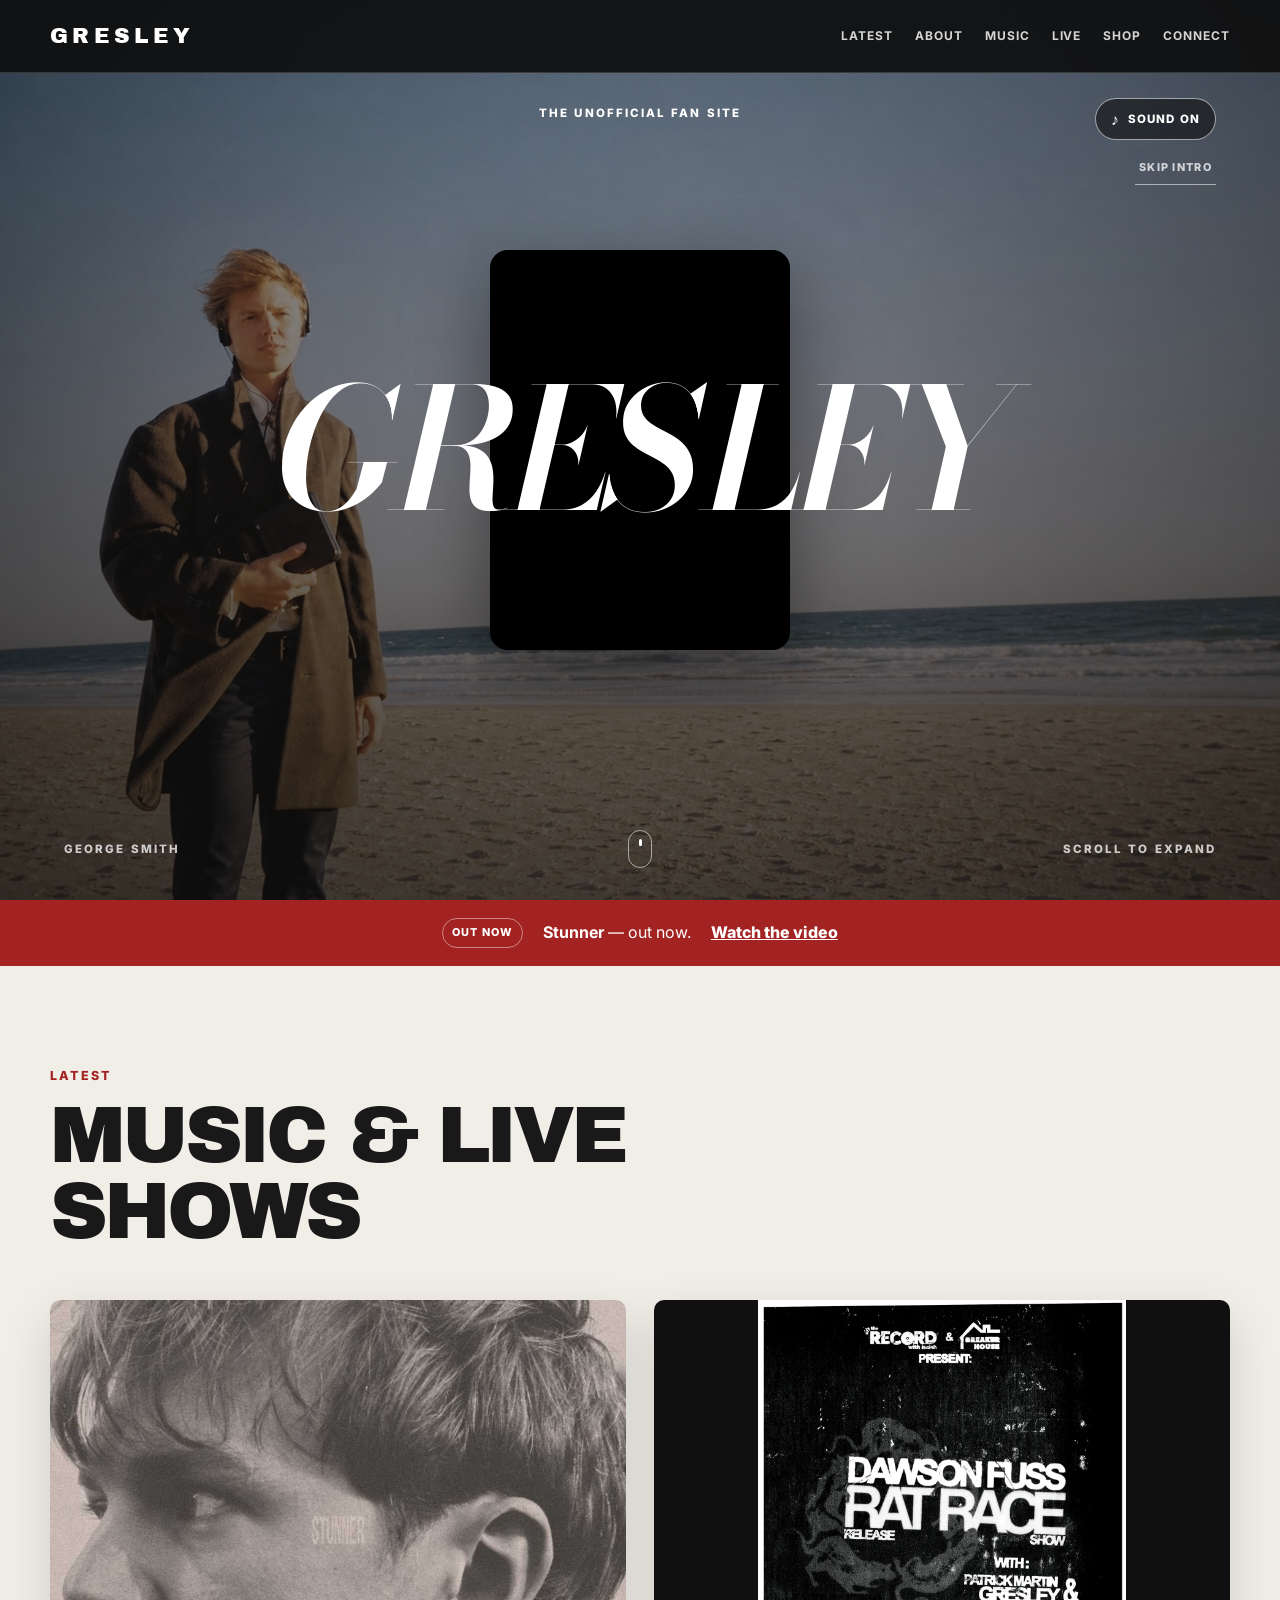
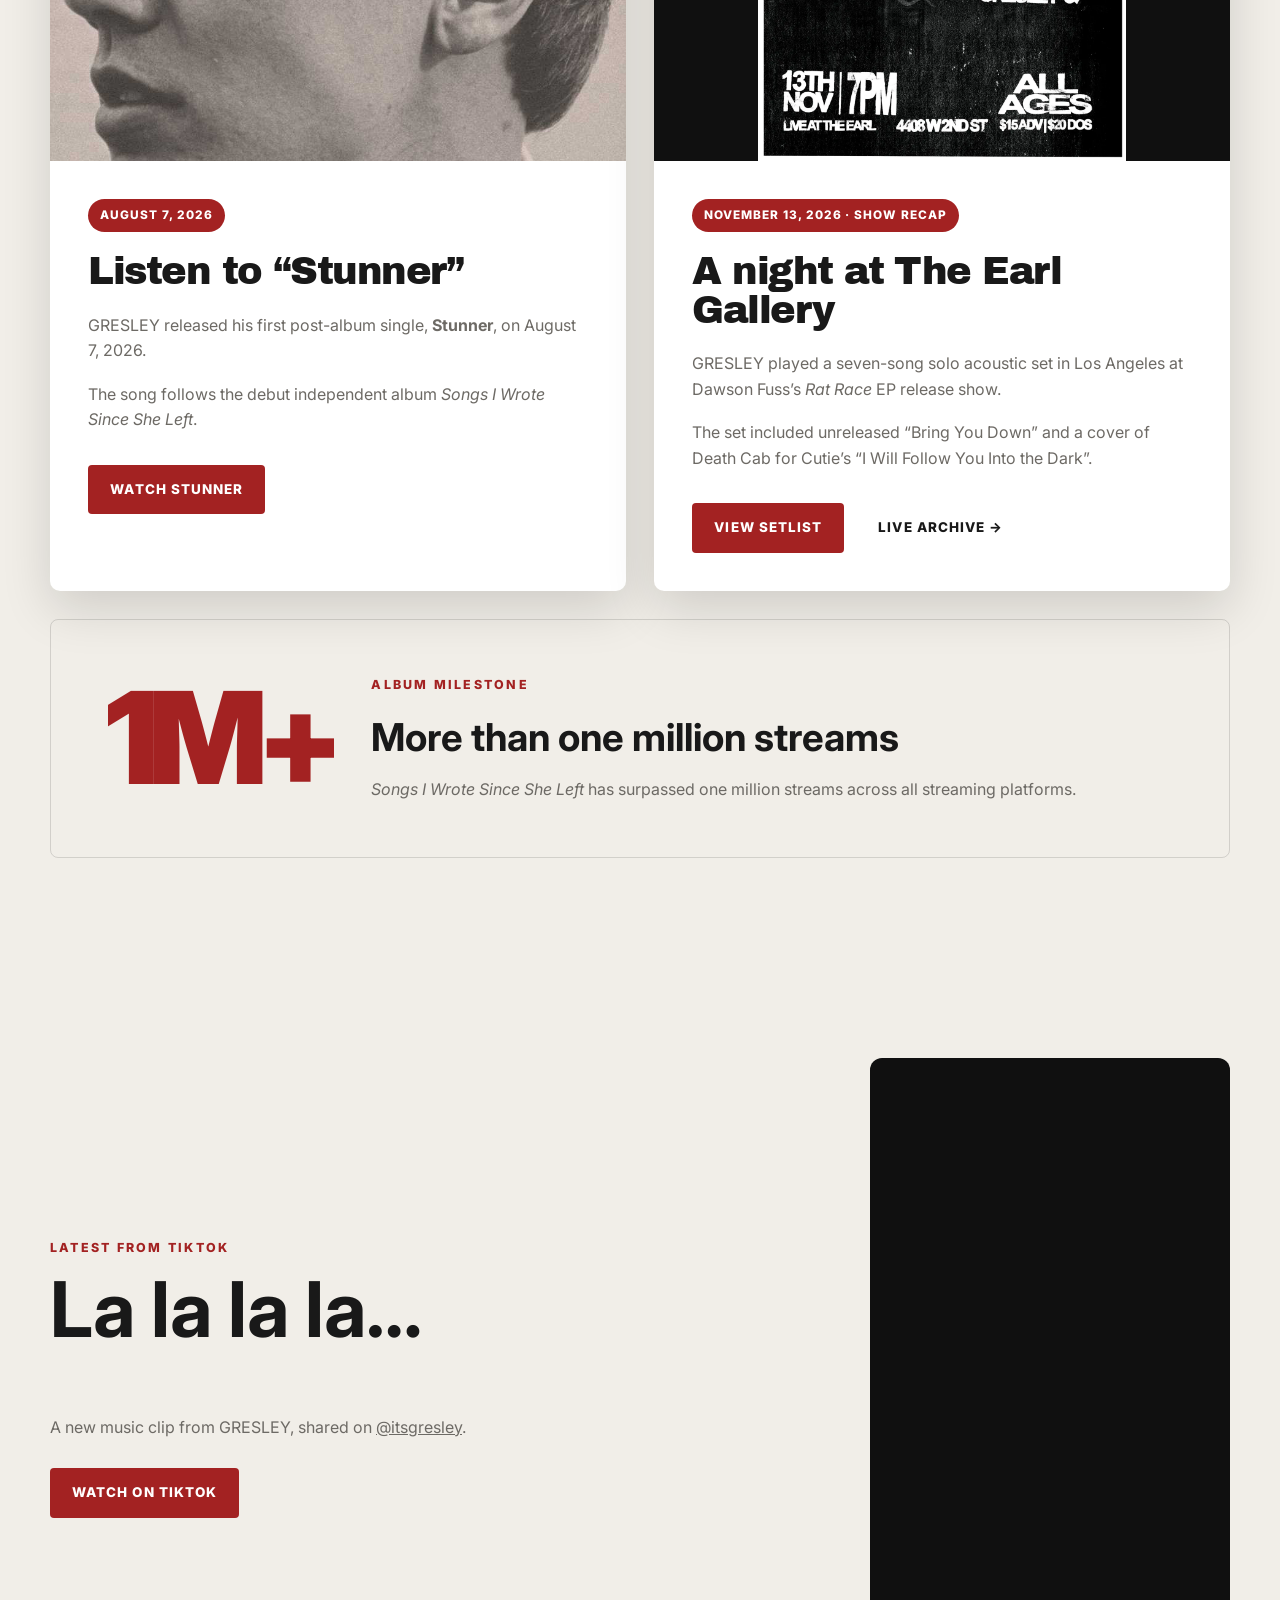
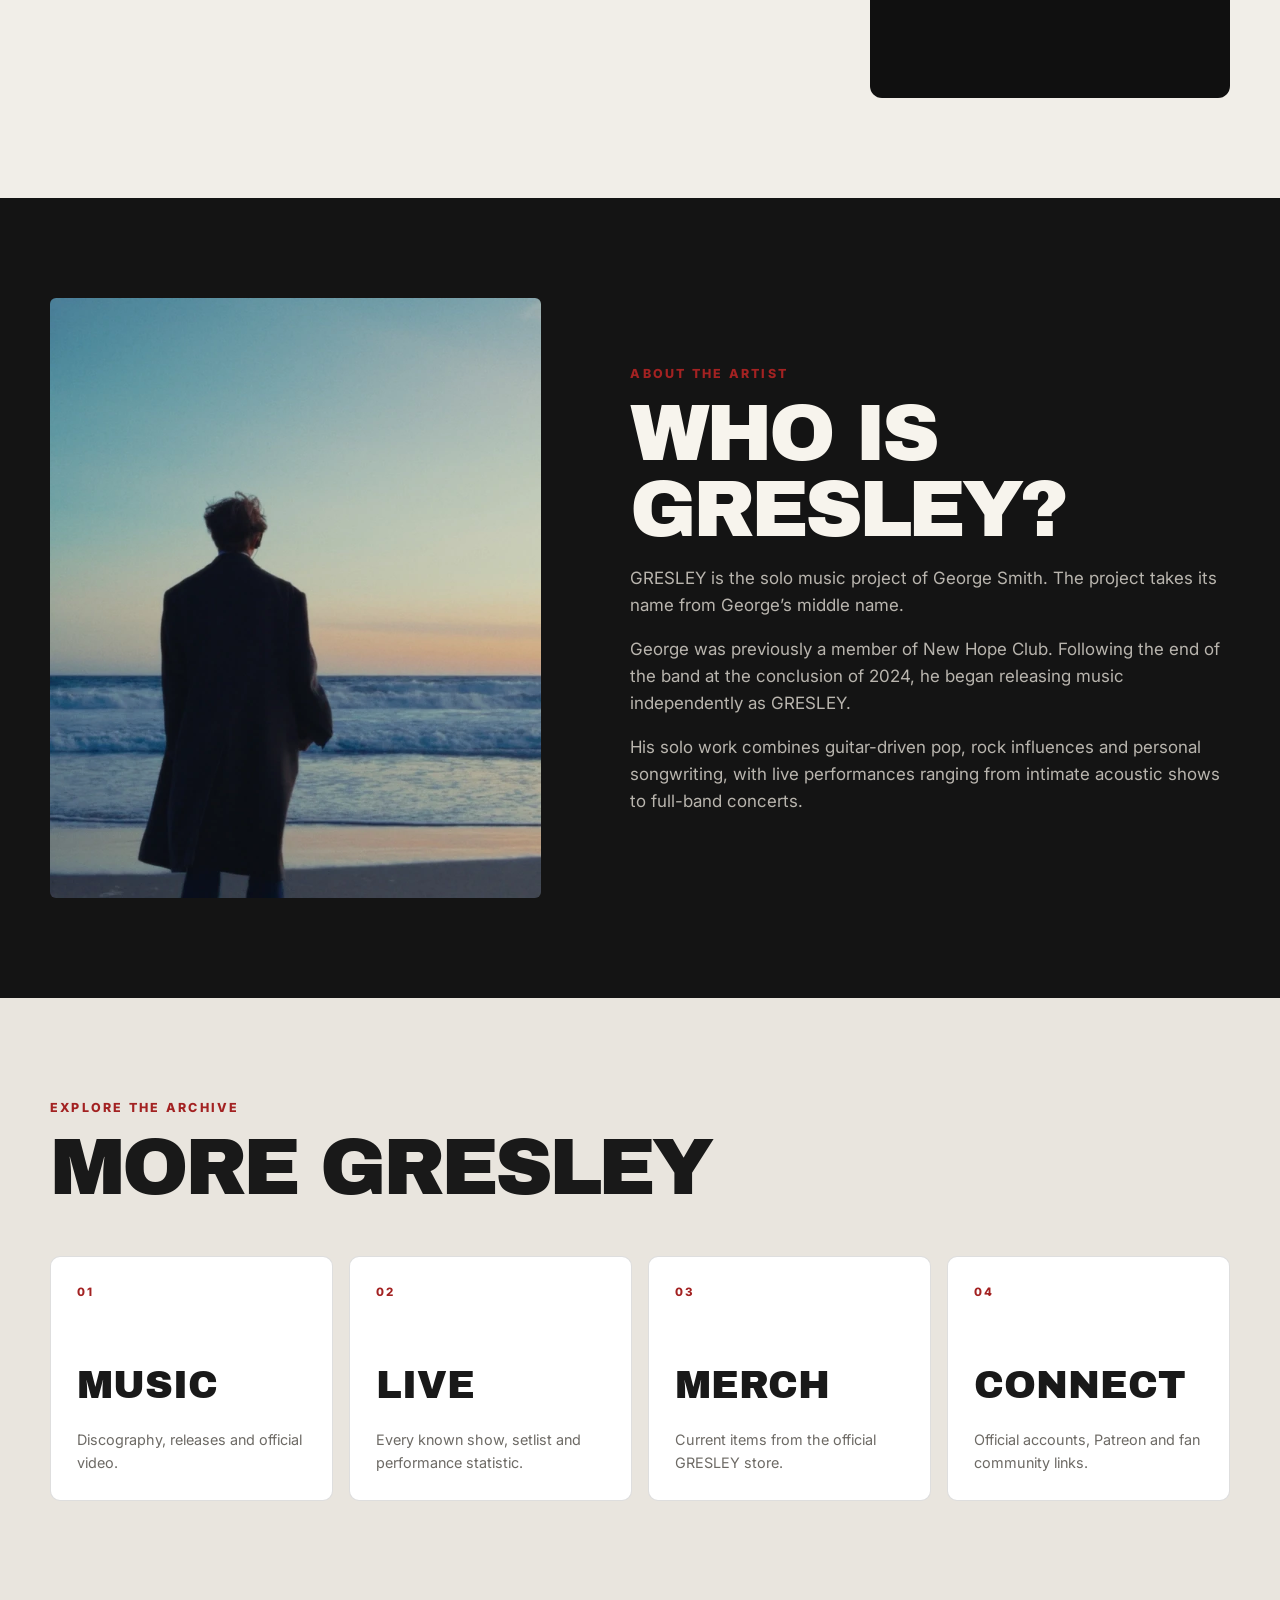
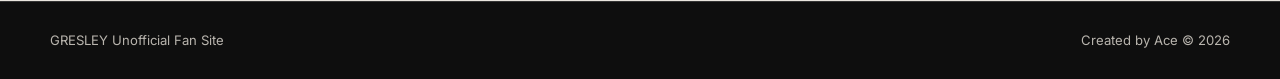
<file: index.html>
<!DOCTYPE html>
<html lang="en">
<head>
  <meta charset="UTF-8">

  <meta
    name="viewport"
    content="width=device-width, initial-scale=1.0"
  >

  <meta
    name="description"
    content="An unofficial fan website celebrating GRESLEY, the solo music project of George Smith."
  >

  <title>GRESLEY | Unofficial Fan Site</title>

  <link rel="icon" type="image/svg+xml" href="images/favicon.svg?v=3">
  <link rel="alternate icon" href="images/favicon.svg?v=3">

  <link rel="preconnect" href="https://fonts.googleapis.com">
  <link rel="preconnect" href="https://fonts.gstatic.com" crossorigin>
  <link
    href="https://fonts.googleapis.com/css2?family=Archivo+Black&family=Bodoni+Moda:ital,opsz,wght@1,6..96,600&family=Inter:wght@400;500;600;700;800&display=swap"
    rel="stylesheet"
  >

  <link rel="stylesheet" href="css/style.css">
</head>

<body class="home-page">
  <header class="site-header">
    <div class="header-inner">
      <a
        href="#home"
        class="site-logo"
        aria-label="GRESLEY home"
      >
        GRESLEY
      </a>

      <button
        class="menu-button"
        id="menuButton"
        type="button"
        aria-label="Open navigation menu"
        aria-expanded="false"
        aria-controls="mainNavigation"
      >
        <span></span>
        <span></span>
        <span></span>
      </button>

      <nav
        class="main-navigation"
        id="mainNavigation"
        aria-label="Main navigation"
      >
        <a href="index.html#news">Latest</a>
        <a href="#about">About</a>
        <a href="music.html">Music</a>
        <a href="live.html">Live</a>
        <a href="merch.html">Shop</a>
        <a href="connect.html">Connect</a>
      </nav>
    </div>
  </header>

  <main>
    <section class="scroll-hero" id="home" aria-label="GRESLEY opening video">
      <div class="scroll-hero-background" aria-hidden="true"></div>
      <div class="scroll-hero-shade" aria-hidden="true"></div>

      <div class="scroll-hero-stage">
        <p class="scroll-hero-kicker">The unofficial fan site</p>

        <div class="scroll-hero-title" aria-hidden="true">
          <span class="scroll-hero-title-left">GRES</span>
          <span class="scroll-hero-title-right">LEY</span>
        </div>

        <div class="scroll-hero-media">
          <iframe
            id="openingVideo"
            src="https://www.youtube.com/embed/A0EHuEN1K4Q?autoplay=1&mute=1&loop=1&controls=0&rel=0&disablekb=1&modestbranding=1&playsinline=1&playlist=A0EHuEN1K4Q&enablejsapi=1"
            title="GRESLEY opening video"
            allow="autoplay; encrypted-media; picture-in-picture"
            referrerpolicy="strict-origin-when-cross-origin"
            allowfullscreen
          ></iframe>
          <div class="scroll-hero-media-shade" aria-hidden="true"></div>
        </div>

        <button
          class="sound-toggle"
          id="soundToggle"
          type="button"
          aria-pressed="false"
          aria-label="Turn video sound on"
        >
          <span class="sound-toggle-icon" aria-hidden="true">♪</span>
          <span id="soundToggleLabel">Sound on</span>
        </button>

        <button class="skip-intro" id="skipIntro" type="button">
          Skip intro
        </button>

        <div class="scroll-hero-meta" aria-hidden="true">
          <span>George Smith</span>
          <span>Scroll to expand</span>
        </div>

        <div class="scroll-hero-cue" aria-hidden="true">
          <span></span>
        </div>
      </div>
    </section>

    <section class="announcement-banner">
      <div class="container announcement-inner">
        <span class="announcement-label">
  Out now
</span>

<p>
  <strong>Stunner</strong> — out now.
</p>

<a
  href="https://youtu.be/Mq2ry1-Jrws"
  target="_blank"
  rel="noopener noreferrer"
>
  Watch the video
</a>
      </div>
    </section>

    <section class="section" id="news">
      <div class="container">
        <div class="section-heading">
          <p class="eyebrow">Latest</p>
          <h2>Music &amp; live shows</h2>
        </div>

        <div class="latest-grid">
        <article class="featured-card">
          <div class="featured-card-image">
            <img
              src="images/gresley-stunner-promo.jpg"
              alt="GRESLEY Stunner promotional image"
              loading="lazy"
            >
          </div>

          <div class="featured-card-content">
            <span class="tag">August 7, 2026</span>

            <h3>Listen to “Stunner”</h3>

            <p>
  GRESLEY released his first post-album single,
  <strong>Stunner</strong>, on August 7, 2026.
</p>

<p>
  The song follows the
  debut independent album
  <em>Songs I Wrote Since She Left</em>.
</p>

            <a
  class="button button-primary"
  href="https://youtu.be/Mq2ry1-Jrws"
  target="_blank"
  rel="noopener noreferrer"
>
  Watch Stunner
</a>
          </div>
        </article>
          <article class="featured-card">
            <a class="featured-card-image latest-poster" href="live.html" aria-label="View GRESLEY’s November 13 show details">
              <img src="images/earl-gallery-november-13-poster.webp" alt="Dawson Fuss Rat Race release show poster featuring Patrick Martin and GRESLEY, November 13 at The Earl Gallery" width="1200" height="1500" loading="lazy">
            </a>
            <div class="featured-card-content">
              <span class="tag">November 13, 2026 · Show recap</span>
              <h3>A night at The Earl Gallery</h3>
              <p>GRESLEY played a seven-song solo acoustic set in Los Angeles at Dawson Fuss’s <em>Rat Race</em> EP release show.</p>
              <p>The set included unreleased “Bring You Down” and a cover of Death Cab for Cutie’s “I Will Follow You Into the Dark”.</p>
              <div class="show-actions">
                <a class="button button-primary" href="https://www.setlist.fm/setlist/gresley/2026/the-earl-gallery-los-angeles-ca-1b7dfd94.html" target="_blank" rel="noopener noreferrer">View setlist</a>
                <a class="button" href="live.html">Live archive →</a>
              </div>
            </div>
          </article>
        </div>

        <article class="milestone-card">
          <div class="milestone-number">1M+</div>

          <div>
            <p class="eyebrow">Album milestone</p>

            <h3>More than one million streams</h3>

            <p>
              <em>Songs I Wrote Since She Left</em> has surpassed
              one million streams across all streaming platforms.
            </p>
          </div>
        </article>
      </div>
    </section>

    <section class="section" id="tiktok">
      <div class="container tiktok-feature">
        <div class="tiktok-copy">
          <p class="eyebrow">Latest from TikTok</p>
          <h2>La la la la…</h2>
          <p>A new music clip from GRESLEY, shared on <a href="https://www.tiktok.com/@itsgresley" target="_blank" rel="noopener noreferrer">@itsgresley</a>.</p>
          <a class="button button-primary" href="https://www.tiktok.com/@itsgresley/video/7709602146852916502" target="_blank" rel="noopener noreferrer">Watch on TikTok</a>
        </div>
        <div class="tiktok-player">
          <iframe
            src="https://www.tiktok.com/player/v1/7709602146852916502?autoplay=0&amp;controls=1&amp;description=1&amp;music_info=1&amp;rel=0"
            title="GRESLEY on TikTok — La la la la"
            width="360"
            height="640"
            loading="lazy"
            allow="encrypted-media; fullscreen; picture-in-picture"
            allowfullscreen
          ></iframe>
        </div>
      </div>
    </section>

    <section class="section section-dark" id="about">
      <div class="container about-grid">
        <div class="about-image-wrap">
          <img
            class="about-image"
            src="images/gresley-promo-photo.jpg"
            alt="GRESLEY promotional photograph"
            loading="lazy"
          >
        </div>

        <div class="about-content">
          <p class="eyebrow">About the artist</p>

          <h2>Who is GRESLEY?</h2>

          <p>
            GRESLEY is the solo music project of George Smith.
            The project takes its name from George’s middle name.
          </p>

          <p>
            George was previously a member of New Hope Club.
            Following the end of the band at the conclusion of 2024,
            he began releasing music independently as GRESLEY.
          </p>

          <p>
            His solo work combines guitar-driven pop, rock
            influences and personal songwriting, with live
            performances ranging from intimate acoustic shows
            to full-band concerts.
          </p>
        </div>
      </div>
    </section>

    <section class="section home-directory" aria-labelledby="exploreHeading">
      <div class="container">
        <div class="section-heading">
          <p class="eyebrow">Explore the archive</p>
          <h2 id="exploreHeading">More GRESLEY</h2>
        </div>

        <div class="directory-grid">
          <a class="directory-card" href="music.html">
            <span>01</span>
            <strong>Music</strong>
            <p>Discography, releases and official video.</p>
          </a>

          <a class="directory-card" href="live.html">
            <span>02</span>
            <strong>Live</strong>
            <p>Every known show, setlist and performance statistic.</p>
          </a>

          <a class="directory-card" href="merch.html">
            <span>03</span>
            <strong>Merch</strong>
            <p>Current items from the official GRESLEY store.</p>
          </a>

          <a class="directory-card" href="connect.html">
            <span>04</span>
            <strong>Connect</strong>
            <p>Official accounts, Patreon and fan community links.</p>
          </a>
        </div>
      </div>
    </section>

    <section class="section" id="music">
      <div class="container">
        <div class="section-heading">
          <p class="eyebrow">Discography</p>
          <h2>Music</h2>
        </div>

        <article class="album-feature">
          <div class="album-cover-wrap">
            <img
              class="album-cover"
              src="images/album-cover.jpg"
              alt="Songs I Wrote Since She Left album cover"
              loading="lazy"
            >
          </div>

          <div class="album-information">
            <span class="tag">Debut independent album</span>

            <h3>Songs I Wrote Since She Left</h3>

            <p>
              The debut album from GRESLEY has surpassed one million
              combined streams across streaming platforms.
            </p>

            <div class="album-stat">
              <span>Streams</span>
              <strong>1,000,000+</strong>
            </div>
          </div>
        </article>

        <div class="tracklist-art">
          <img
            src="images/album-tracklist-art.jpg"
            alt="Songs I Wrote Since She Left tracklist artwork"
            loading="lazy"
          >
        </div>

        <div class="section-subheading">
          <h3>Singles</h3>
        </div>

        <div class="music-grid">
          <article class="music-card">
            <span class="music-number">01</span>
            <h4>How?</h4>
            <p>Released January 29, 2026</p>
          </article>

          <article class="music-card">
            <span class="music-number">02</span>
            <h4>Babyface</h4>
            <p>Released February 27, 2026</p>
          </article>

          <article class="music-card">
            <span class="music-number">03</span>
            <h4>Think of You</h4>
            <p>Released March 27, 2026</p>
          </article>

          <article class="music-card">
            <span class="music-number">04</span>
            <h4>Stunner</h4>
            <p>Released August 7, 2026</p>
          </article>
        </div>
      </div>
    </section>

    <section class="section section-dark" id="shows">
      <div class="container">
        <div class="section-heading">
          <p class="eyebrow">Live history</p>
          <h2>Shows</h2>

          <p class="section-introduction">
            Select the total-shows card to open the complete live
            archive, every setlist and all song performance counts.
          </p>
        </div>

        <div class="show-summary-grid">
          <button
            class="stat-card stat-card-button"
            id="showArchiveButton"
            type="button"
            aria-expanded="false"
            aria-controls="showArchive"
          >
            <span class="stat-number">7</span>

            <span
              class="stat-label"
              id="showArchiveLabel"
            >
              Total shows — click to view
            </span>
          </button>

          <article class="stat-card">
            <span class="stat-number">6</span>
            <span class="stat-label">Acoustic shows</span>
          </article>

          <article class="stat-card">
            <span class="stat-number">1</span>
            <span class="stat-label">Full-band show</span>
          </article>
        </div>

        <div
          class="show-archive"
          id="showArchive"
          hidden
        >
          <div class="archive-heading">
            <p class="eyebrow">Complete live history</p>
            <h3>All shows and setlists</h3>
          </div>

          <details class="show-entry" id="earl-gallery-2026">
            <summary>
              <span class="show-summary-main">
                <span class="show-entry-date">November 13, 2026</span>
                <strong>The Earl Gallery</strong>
              </span>
              <span class="show-summary-location">Los Angeles, California · Solo acoustic</span>
            </summary>
            <div class="show-entry-content">
              <p>Solo acoustic set at Dawson Fuss’s <em>Rat Race</em> EP release show.</p>
              <ol>
                <li>How?</li>
                <li>Stunner</li>
                <li>Missing You Already / California</li>
                <li>Bring You Down — unreleased</li>
                <li>I Will Follow You Into the Dark — Death Cab for Cutie cover</li>
                <li>No Man Without My Woman</li>
                <li>Piece of Your Love</li>
              </ol>
              <p><a href="https://www.setlist.fm/setlist/gresley/2026/the-earl-gallery-los-angeles-ca-1b7dfd94.html" target="_blank" rel="noopener noreferrer">Source: setlist.fm</a></p>
              <a class="archive-poster" href="images/earl-gallery-november-13-poster.webp" target="_blank" rel="noopener noreferrer" aria-label="View full Earl Gallery show poster">
                <img src="images/earl-gallery-november-13-poster.webp" alt="November 13, 2026 Earl Gallery show poster featuring Dawson Fuss, Patrick Martin and GRESLEY" width="1200" height="1500" loading="lazy">
              </a>
            </div>
          </details>

          <details class="show-entry">
            <summary>
              <span class="show-summary-main">
                <span class="show-entry-date">
                  June 12, 2026
                </span>

                <strong>El Cid</strong>
              </span>

              <span class="show-summary-location">
                Los Angeles, California · Full band
              </span>
            </summary>

            <div class="show-entry-content">
              <p>
                First full-band GRESLEY show, with special guest
                Tor Miller.
              </p>

              <ol>
                <li>Think of You</li>
                <li>Babyface</li>
                <li>Loser</li>
                <li>No Man Without My Woman</li>
                <li>Stunner</li>
                <li>Break It</li>
                <li>Hey Bulldog — The Beatles cover</li>
                <li>Remember — New Hope Club cover</li>
                <li>Missing You Already / California</li>
                <li>She’s My Girl (Interlude)</li>
                <li>How?</li>
                <li>The Boys</li>
                <li>Piece of Your Love</li>
              </ol>
              <a class="archive-poster" href="images/el-cid-poster.jpg" target="_blank" rel="noopener noreferrer" aria-label="View full El Cid show poster">
                <img src="images/el-cid-poster.jpg" alt="GRESLEY El Cid concert poster, June 12, 2026" loading="lazy">
              </a>
            </div>
          </details>

          <details class="show-entry">
            <summary>
              <span class="show-summary-main">
                <span class="show-entry-date">
                  May 12, 2026
                </span>

                <strong>The Lower Third</strong>
              </span>

              <span class="show-summary-location">
                London, England
              </span>
            </summary>

            <div class="show-entry-content">
              <p>Acoustic performance.</p>

              <ol>
                <li>How?</li>
                <li>Babyface</li>
                <li>Loser</li>
                <li>No Man Without My Woman</li>
                <li>Think of You</li>
                <li>Stunner</li>
                <li>Break It</li>
                <li>She’s My Girl (Interlude)</li>
                <li>Remember — New Hope Club cover</li>
                <li>Missing You Already</li>
                <li>Wish You Were Here — Pink Floyd cover/snippet</li>
                <li>The Boys</li>
                <li>Piece of Your Love</li>
              </ol>
            </div>
          </details>

          <details class="show-entry">
            <summary>
              <span class="show-summary-main">
                <span class="show-entry-date">
                  May 10, 2026
                </span>

                <strong>The Attic at The Garage</strong>
              </span>

              <span class="show-summary-location">
                Glasgow, Scotland
              </span>
            </summary>

            <div class="show-entry-content">
              <p>Acoustic performance.</p>

              <ol>
                <li>How?</li>
                <li>Babyface</li>
                <li>Loser</li>
                <li>No Man Without My Woman</li>
                <li>Think of You</li>
                <li>Stunner</li>
                <li>Break It</li>
                <li>She’s My Girl (Interlude)</li>
                <li>Remember — New Hope Club cover</li>
                <li>Missing You Already</li>
                <li>Last Request — Paolo Nutini cover</li>
                <li>The Boys</li>
                <li>Piece of Your Love</li>
              </ol>
            </div>
          </details>

          <details class="show-entry">
            <summary>
              <span class="show-summary-main">
                <span class="show-entry-date">
                  May 7, 2026
                </span>

                <strong>Whelan’s Upstairs</strong>
              </span>

              <span class="show-summary-location">
                Dublin, Ireland
              </span>
            </summary>

            <div class="show-entry-content">
              <p>Acoustic performance.</p>

              <ol>
                <li>How?</li>
                <li>Babyface</li>
                <li>Loser</li>
                <li>No Man Without My Woman</li>
                <li>Think of You</li>
                <li>Stunner</li>
                <li>Break It</li>
                <li>She’s My Girl (Interlude)</li>
                <li>Remember — New Hope Club cover</li>
                <li>Missing You Already</li>
                <li>Cherry Wine — Hozier cover</li>
                <li>The Boys</li>
                <li>Piece of Your Love</li>
              </ol>
            </div>
          </details>

          <details class="show-entry">
            <summary>
              <span class="show-summary-main">
                <span class="show-entry-date">
                  May 5, 2026
                </span>

                <strong>The Castle Hotel</strong>
              </span>

              <span class="show-summary-location">
                Manchester, England
              </span>
            </summary>

            <div class="show-entry-content">
              <p>
                First proper UK tour show.
                Acoustic performance.
              </p>

              <ol>
                <li>How?</li>
                <li>Babyface</li>
                <li>Loser</li>
                <li>No Man Without My Woman</li>
                <li>Think of You</li>
                <li>Stunner</li>
                <li>Break It</li>
                <li>She’s My Girl (Interlude)</li>
                <li>Remember — New Hope Club cover</li>
                <li>Missing You Already</li>
                <li>The Boys</li>
                <li>Piece of Your Love</li>
              </ol>
            </div>
          </details>

          <details class="show-entry">
            <summary>
              <span class="show-summary-main">
                <span class="show-entry-date">
                  April 25, 2026
                </span>

                <strong>The Palm &amp; The Pine</strong>
              </span>

              <span class="show-summary-location">
                Los Angeles, California
              </span>
            </summary>

            <div class="show-entry-content">
              <p>
                First small live set and soft launch.
                Acoustic performance.
              </p>

              <ol>
                <li>How?</li>
                <li>Think of You</li>
                <li>She’s My Girl (Interlude)</li>
                <li>Missing You Already</li>
                <li>The Boys</li>
                <li>Piece of Your Love</li>
              </ol>
            </div>
          </details>

          <details class="show-entry">
            <summary>
              <span class="show-summary-main"><strong>UK &amp; Ireland tour poster</strong></span>
              <span class="show-summary-location">May 2026 · View poster</span>
            </summary>
            <div class="show-entry-content">
              <a class="archive-poster" href="images/uk-ireland-tour-poster.jpg" target="_blank" rel="noopener noreferrer" aria-label="View full UK and Ireland tour poster">
                <img src="images/uk-ireland-tour-poster.jpg" alt="GRESLEY UK and Ireland tour poster, May 2026" loading="lazy">
              </a>
            </div>
          </details>

          <details class="song-statistics">
            <summary>
              View all song performance statistics
            </summary>

            <div class="song-stat-grid">
              <span><strong>7</strong> How?</span>
              <span><strong>6</strong> Think of You</span>
              <span><strong>7</strong> Piece of Your Love</span>
              <span><strong>7</strong> Missing You Already</span>
              <span><strong>6</strong> The Boys</span>
              <span><strong>6</strong> She’s My Girl (Interlude)</span>

              <span><strong>5</strong> Babyface</span>
              <span><strong>5</strong> Break It</span>
              <span><strong>5</strong> Loser</span>
              <span><strong>6</strong> No Man Without My Woman</span>
              <span><strong>6</strong> Stunner</span>
              <span><strong>5</strong> Remember</span>

              <span><strong>2</strong> California</span>
              <span><strong>1</strong> Cherry Wine</span>
              <span><strong>1</strong> Hey Bulldog</span>
              <span><strong>1</strong> Last Request</span>
              <span><strong>1</strong> Wish You Were Here</span>
              <span><strong>1</strong> Bring You Down</span>
              <span><strong>1</strong> I Will Follow You Into the Dark</span>
            </div>
          </details>
        </div>

      </div>
    </section>

<section class="compact-stats" id="stats">
  <div class="container compact-stats-inner">
    <div class="compact-stat">
      <strong>19</strong>

      <span>
        Different songs, covers and snippets performed
      </span>
    </div>

    <div class="compact-stat">
      <strong>3</strong>

      <span>
        Core songs performed at every known show
      </span>
    </div>

    <a class="compact-stats-link" href="#shows">
      View complete live statistics →
    </a>
  </div>
</section>

    <section class="section" id="merch">
      <div class="container">
        <div class="section-heading">
          <p class="eyebrow">Official items</p>
          <h2>Merchandise</h2>
          <p class="section-introduction">
            New arrivals and fan favourites from the official GRESLEY store.
            Worldwide and UK-specific options are available on selected items.
          </p>
        </div>

        <div class="merch-grid">
          <a
            class="merch-card"
            href="https://gresley.printify.me/product/30826851"
            target="_blank"
            rel="noopener noreferrer"
          >
            <div class="merch-image-wrap">
              <img
                src="images/good-for-each-other-tee.jpg"
                alt="Yellow Good For Each Other GRESLEY T-shirt"
                loading="lazy"
              >
            </div>

            <div class="merch-card-details">
              <div>
                <h3>Good For Each Other Tee</h3>
                <p>Worldwide shipping</p>
              </div>
              <strong>$25</strong>
            </div>
          </a>

          <a
            class="merch-card"
            href="https://gresley.printify.me/product/30826366"
            target="_blank"
            rel="noopener noreferrer"
          >
            <div class="merch-image-wrap">
              <img
                src="images/yearner-club-hat.jpg"
                alt="Black Yearner Club hat"
                loading="lazy"
              >
            </div>

            <div class="merch-card-details">
              <div>
                <h3>Yearner Club Hat</h3>
                <p>Worldwide shipping</p>
              </div>
              <strong>$35</strong>
            </div>
          </a>

          <a
            class="merch-card"
            href="https://gresley.printify.me/product/27946071"
            target="_blank"
            rel="noopener noreferrer"
          >
            <div class="merch-image-wrap">
              <img
                src="images/album-hoodie.jpg"
                alt="Sand GRESLEY album hoodie"
                loading="lazy"
              >
            </div>

            <div class="merch-card-details">
              <div>
                <h3>Album Hoodie</h3>
                <p>Sand · S–3XL</p>
              </div>
              <strong>$50</strong>
            </div>
          </a>

          <a
            class="merch-card merch-card-new"
            href="https://gresley.printify.me/product/27945998"
            target="_blank"
            rel="noopener noreferrer"
          >
            <div class="merch-image-wrap">
              <img
                src="images/album-hoodie-navy.jpg"
                alt="Navy GRESLEY album hoodie"
                loading="lazy"
              >
              <span class="merch-badge">New</span>
            </div>
            <div class="merch-card-details">
              <div><h3>Album Hoodie</h3><p>Navy · S–3XL</p></div>
              <strong>$50</strong>
            </div>
          </a>

          <a
            class="merch-card"
            href="https://gresley.printify.me/product/26466807"
            target="_blank"
            rel="noopener noreferrer"
          >
            <div class="merch-image-wrap">
              <img src="images/gresley-denim-cap.jpg" alt="Blue GRESLEY denim cap" loading="lazy">
            </div>
            <div class="merch-card-details">
              <div><h3>Blue Denim Cap</h3><p>Worldwide shipping</p></div>
              <strong>$30</strong>
            </div>
          </a>

          <a
            class="merch-card"
            href="https://gresley.printify.me/product/24033378"
            target="_blank"
            rel="noopener noreferrer"
          >
            <div class="merch-image-wrap">
              <img src="images/yearner-club-tote.jpg" alt="Yearner Club tote bag" loading="lazy">
            </div>
            <div class="merch-card-details">
              <div><h3>Yearner Club Tote</h3><p>Worldwide shipping</p></div>
              <strong>$20</strong>
            </div>
          </a>
        </div>

        <div class="merch-store-button">
          <a
            class="button button-primary"
            href="https://gresley.printify.me/"
            target="_blank"
            rel="noopener noreferrer"
          >
            Shop All Official Merch
          </a>
        </div>
      </div>
    </section>

    <section class="section section-dark" id="video">
  <div class="container">
    <div class="section-heading">
      <p class="eyebrow">Official music video</p>
      <h2>Stunner</h2>
    </div>

    <div class="video-wrapper">
      <iframe
        src="https://www.youtube.com/embed/Mq2ry1-Jrws"
        title="GRESLEY - Stunner Official Music Video"
        loading="lazy"
        allow="accelerometer; autoplay; clipboard-write; encrypted-media; gyroscope; picture-in-picture; web-share"
        allowfullscreen
      ></iframe>
    </div>

    <div class="video-information">
      <h3>Stunner</h3>

      <p>
        Watch the official music video for
        <strong>Stunner</strong>, out now.
      </p>
    </div>
  </div>
</section>

    <section class="section" id="links">
      <div class="container">
        <div class="section-heading">
          <p class="eyebrow">Follow and connect</p>
          <h2>Links</h2>
        </div>

        <div class="section-subheading">
          <h3>Official Links</h3>
        </div>

        <div class="links-grid official-links-grid">
          <a
            class="link-card"
            href="https://www.instagram.com/gresley"
            target="_blank"
            rel="noopener noreferrer"
          >
            <span>Follow on</span>
            <strong>Instagram</strong>
          </a>

          <a
            class="link-card"
            href="https://www.tiktok.com/@itsgresley"
            target="_blank"
            rel="noopener noreferrer"
          >
            <span>Follow on</span>
            <strong>TikTok</strong>
          </a>

          <a
            class="link-card"
            href="https://youtube.com/@gresleyofficial"
            target="_blank"
            rel="noopener noreferrer"
          >
            <span>Watch on</span>
            <strong>YouTube</strong>
          </a>

          <a
            class="link-card"
            href="https://gresley.printify.me/"
            target="_blank"
            rel="noopener noreferrer"
          >
            <span>Shop</span>
            <strong>Official Merch</strong>
          </a>

          <a
            class="link-card highlighted-link-card"
            href="https://www.patreon.com/cw/gresley"
            target="_blank"
            rel="noopener noreferrer"
          >
            <span>Become a member</span>
            <strong>Patreon</strong>
          </a>
        </div>

        <div class="section-subheading">
          <h3>Fan Community</h3>
        </div>

        <div class="links-grid">
          <a
            class="link-card"
            href="https://www.fvr.fan/gresley"
            target="_blank"
            rel="noopener noreferrer"
          >
            <span>Visit the</span>
            <strong>FVR Fan Hub</strong>
          </a>

          <a
            class="link-card"
            href="https://discord.gg/E4CUmUkh9V"
            target="_blank"
            rel="noopener noreferrer"
          >
            <span>Join the</span>
            <strong>Discord</strong>
          </a>

          <a
            class="link-card"
            href="https://www.instagram.com/gresleylive"
            target="_blank"
            rel="noopener noreferrer"
          >
            <span>Live show archive</span>
            <strong>GRESLEY Live</strong>
          </a>

          <a
            class="link-card"
            href="https://www.instagram.com/gresleydumps/"
            target="_blank"
            rel="noopener noreferrer"
          >
            <span>Photo archive</span>
            <strong>GRESLEY Dumps</strong>
          </a>
        </div>

        <p class="disclaimer">
          This is an unofficial fan-created website and is not
          affiliated with GRESLEY, George Smith, his management
          or record distribution team.
        </p>
      </div>
    </section>
  </main>

  <footer class="site-footer">
    <div class="container footer-inner">
      <p>GRESLEY Unofficial Fan Site</p>

      <p>
        Created by Ace
        <span id="currentYear"></span>
      </p>
    </div>
  </footer>

  <button
    class="back-to-top"
    id="backToTop"
    type="button"
    aria-label="Back to top"
  >
    ↑
  </button>

  <script src="js/script.js"></script>
</body>
</html>
</file>
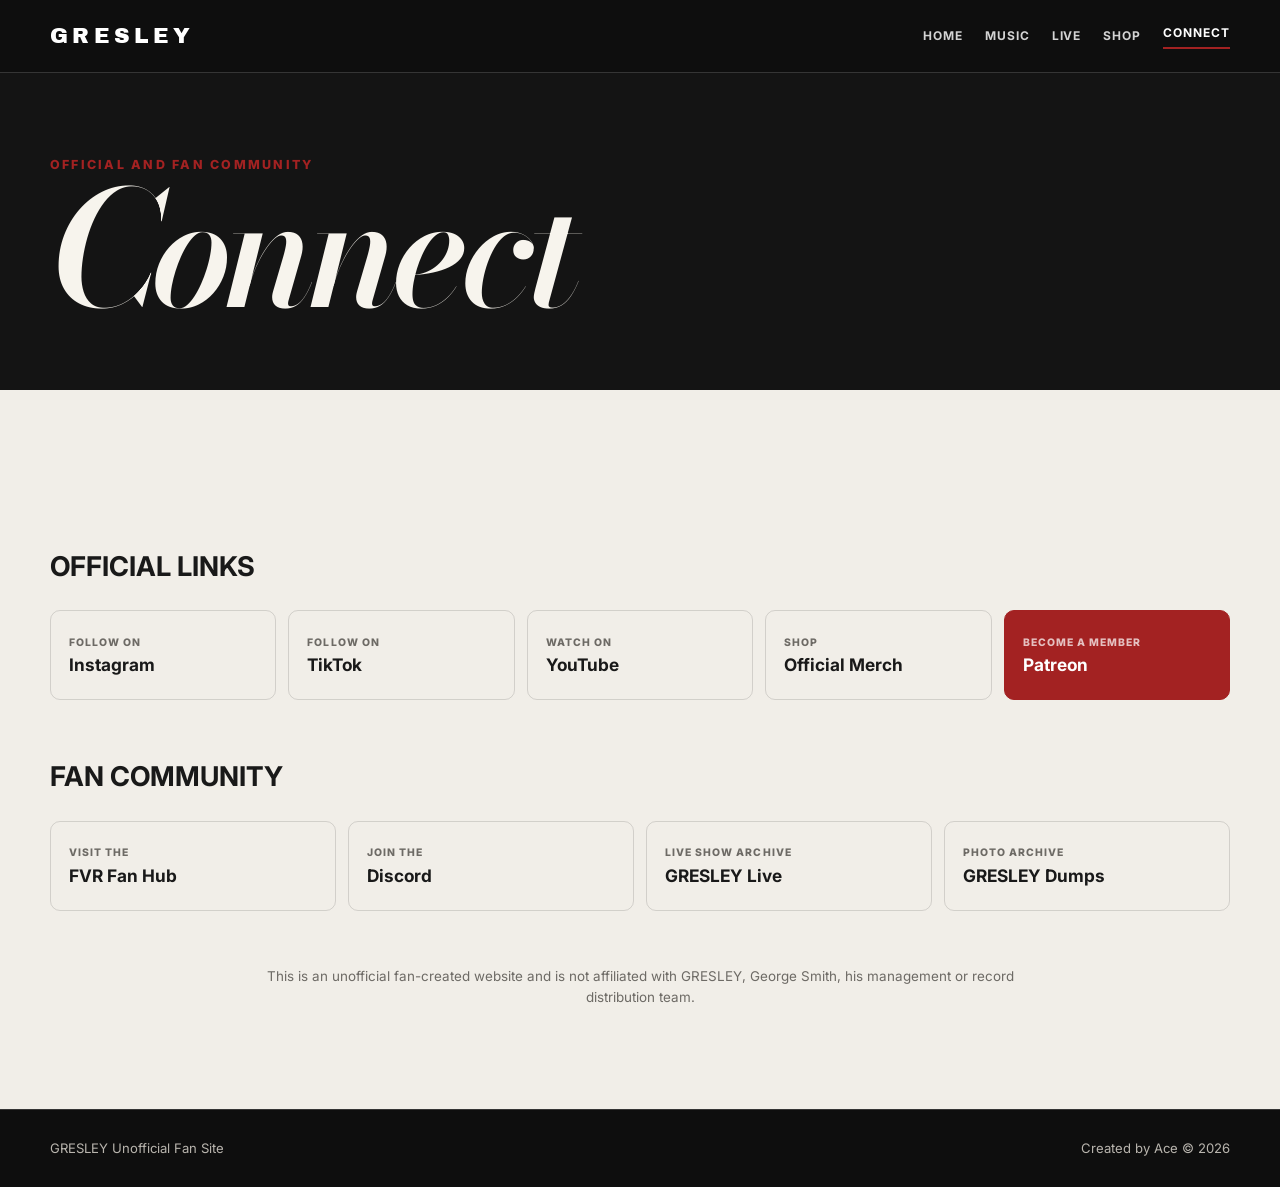
<file: connect.html>
<!DOCTYPE html>
<html lang="en">
<head>
  <meta charset="UTF-8"><meta name="viewport" content="width=device-width, initial-scale=1.0"><meta name="description" content="Official GRESLEY accounts, Patreon and fan community links.">
  <title>Connect | GRESLEY Unofficial Fan Site</title>
  <link rel="icon" type="image/svg+xml" href="images/favicon.svg?v=3"><link rel="preconnect" href="https://fonts.googleapis.com"><link rel="preconnect" href="https://fonts.gstatic.com" crossorigin>
  <link href="https://fonts.googleapis.com/css2?family=Archivo+Black&family=Bodoni+Moda:ital,opsz,wght@1,6..96,600&family=Inter:wght@400;500;600;700;800&display=swap" rel="stylesheet"><link rel="stylesheet" href="css/style.css">
</head>
<body class="inner-page" data-sections="links">
  <header class="site-header"><div class="header-inner"><a href="index.html" class="site-logo" aria-label="GRESLEY home">GRESLEY</a><button class="menu-button" id="menuButton" type="button" aria-label="Open navigation menu" aria-expanded="false" aria-controls="mainNavigation"><span></span><span></span><span></span></button><nav class="main-navigation" id="mainNavigation" aria-label="Main navigation"><a href="index.html">Home</a><a href="music.html">Music</a><a href="live.html">Live</a><a href="merch.html">Shop</a><a href="connect.html" aria-current="page">Connect</a></nav></div></header>
  <div class="page-banner"><div class="container"><p class="eyebrow">Official and fan community</p><h1>Connect</h1></div></div>
  <main id="pageContent" aria-busy="true"></main>
  <footer class="site-footer"><div class="container footer-inner"><p>GRESLEY Unofficial Fan Site</p><p>Created by Ace <span id="currentYear"></span></p></div></footer>
  <button class="back-to-top" id="backToTop" type="button" aria-label="Back to top">↑</button><script src="js/page-loader.js"></script>
</body>
</html>
</file>
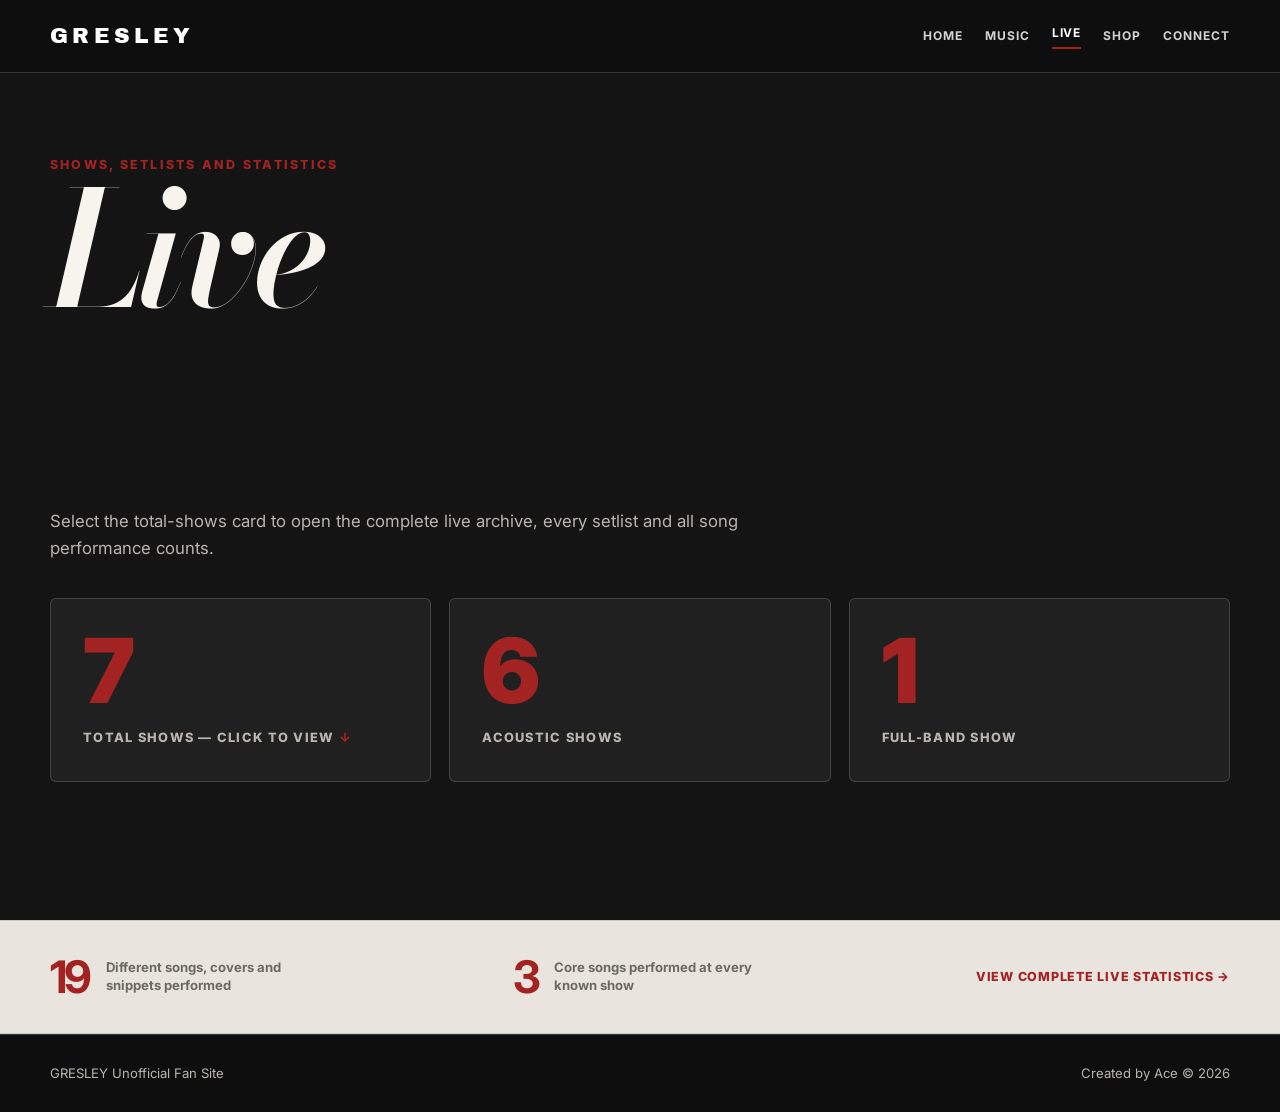
<file: live.html>
<!DOCTYPE html>
<html lang="en">
<head>
  <meta charset="UTF-8">
  <meta name="viewport" content="width=device-width, initial-scale=1.0">
  <meta name="description" content="GRESLEY live shows, setlists and performance statistics.">
  <title>Live | GRESLEY Unofficial Fan Site</title>
  <link rel="icon" type="image/svg+xml" href="images/favicon.svg?v=3">
  <link rel="preconnect" href="https://fonts.googleapis.com"><link rel="preconnect" href="https://fonts.gstatic.com" crossorigin>
  <link href="https://fonts.googleapis.com/css2?family=Archivo+Black&family=Bodoni+Moda:ital,opsz,wght@1,6..96,600&family=Inter:wght@400;500;600;700;800&display=swap" rel="stylesheet">
  <link rel="stylesheet" href="css/style.css">
</head>
<body class="inner-page" data-sections="shows stats">
  <header class="site-header"><div class="header-inner"><a href="index.html" class="site-logo" aria-label="GRESLEY home">GRESLEY</a><button class="menu-button" id="menuButton" type="button" aria-label="Open navigation menu" aria-expanded="false" aria-controls="mainNavigation"><span></span><span></span><span></span></button><nav class="main-navigation" id="mainNavigation" aria-label="Main navigation"><a href="index.html">Home</a><a href="music.html">Music</a><a href="live.html" aria-current="page">Live</a><a href="merch.html">Shop</a><a href="connect.html">Connect</a></nav></div></header>
  <div class="page-banner"><div class="container"><p class="eyebrow">Shows, setlists and statistics</p><h1>Live</h1></div></div>
  <main id="pageContent" aria-busy="true"></main>
  <footer class="site-footer"><div class="container footer-inner"><p>GRESLEY Unofficial Fan Site</p><p>Created by Ace <span id="currentYear"></span></p></div></footer>
  <button class="back-to-top" id="backToTop" type="button" aria-label="Back to top">↑</button><script src="js/page-loader.js"></script>
</body>
</html>
</file>
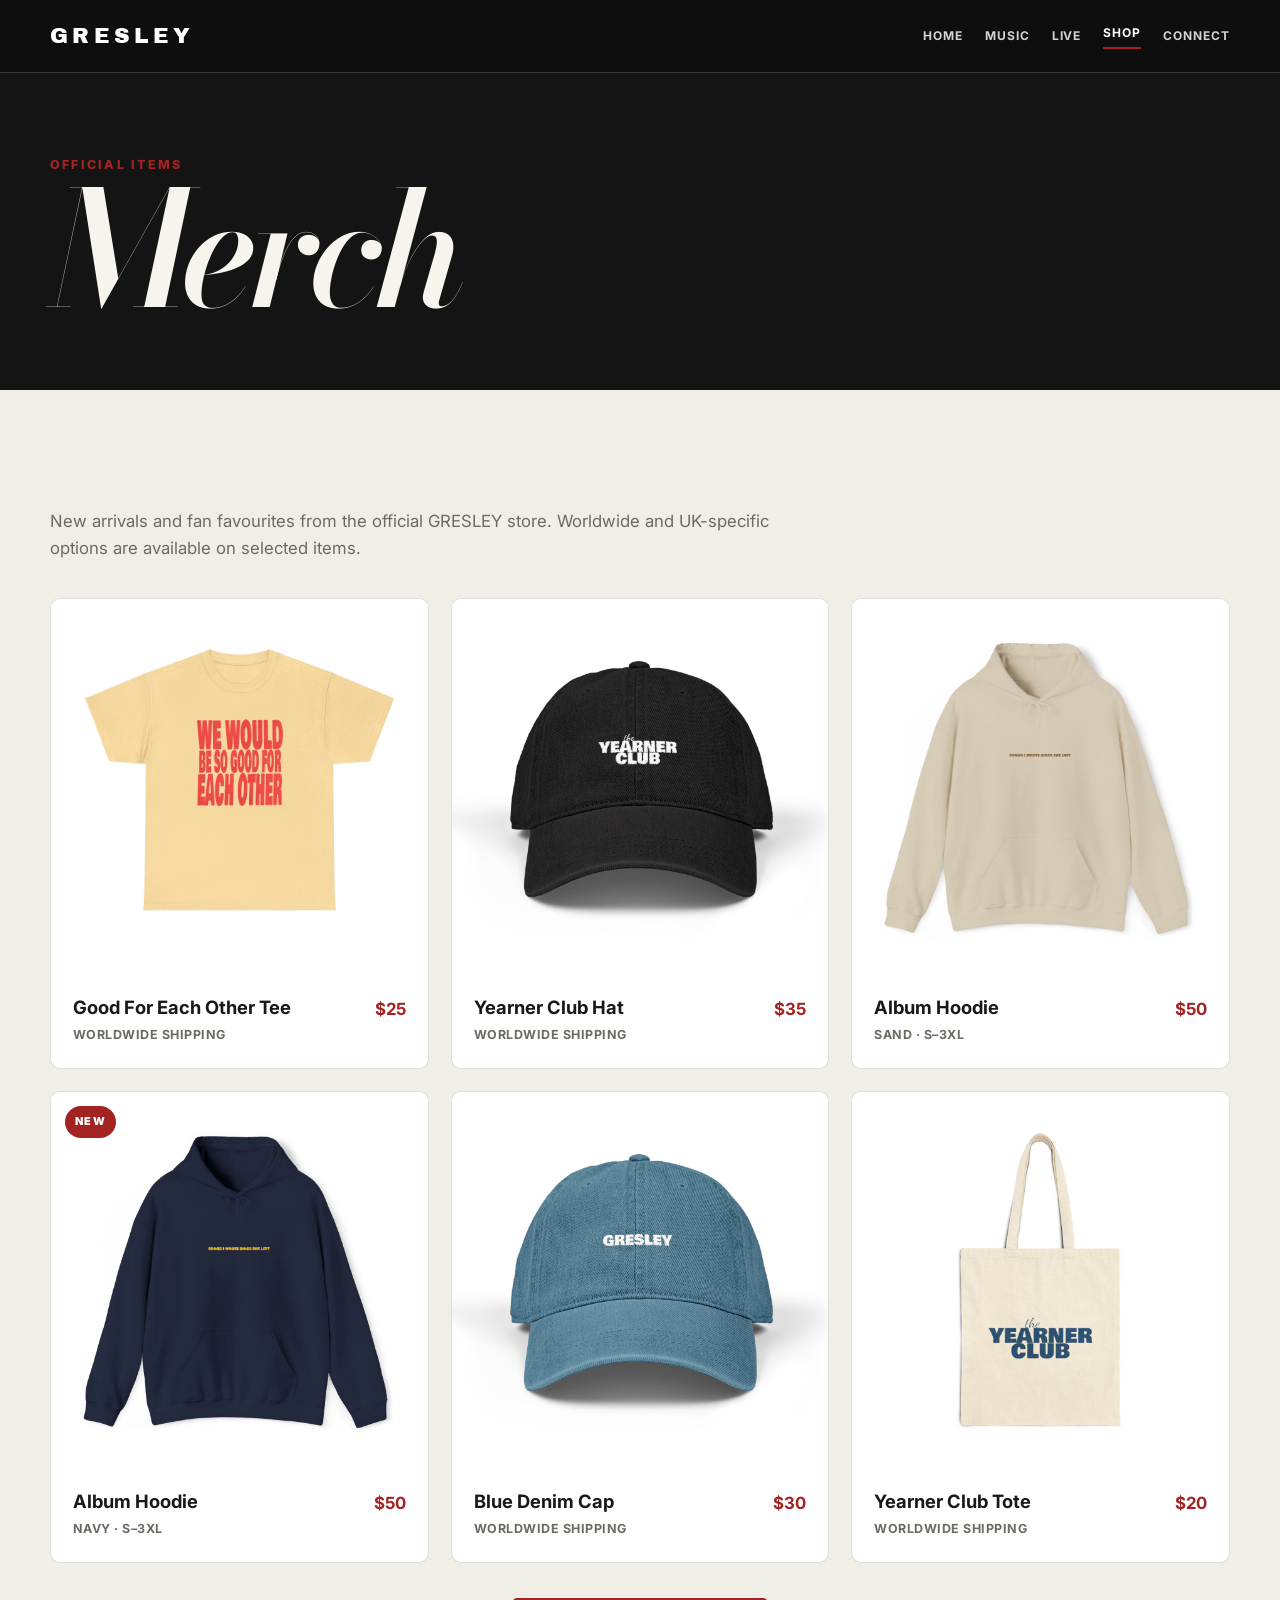
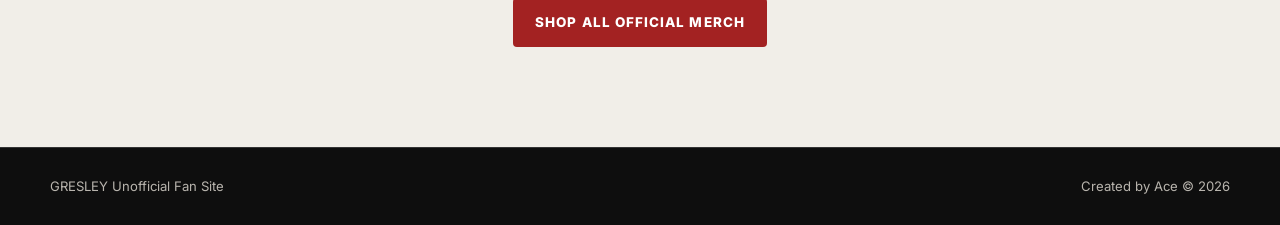
<file: merch.html>
<!DOCTYPE html>
<html lang="en">
<head>
  <meta charset="UTF-8"><meta name="viewport" content="width=device-width, initial-scale=1.0"><meta name="description" content="Current merchandise from the official GRESLEY store.">
  <title>Merch | GRESLEY Unofficial Fan Site</title>
  <link rel="icon" type="image/svg+xml" href="images/favicon.svg?v=3"><link rel="preconnect" href="https://fonts.googleapis.com"><link rel="preconnect" href="https://fonts.gstatic.com" crossorigin>
  <link href="https://fonts.googleapis.com/css2?family=Archivo+Black&family=Bodoni+Moda:ital,opsz,wght@1,6..96,600&family=Inter:wght@400;500;600;700;800&display=swap" rel="stylesheet"><link rel="stylesheet" href="css/style.css">
</head>
<body class="inner-page" data-sections="merch">
  <header class="site-header"><div class="header-inner"><a href="index.html" class="site-logo" aria-label="GRESLEY home">GRESLEY</a><button class="menu-button" id="menuButton" type="button" aria-label="Open navigation menu" aria-expanded="false" aria-controls="mainNavigation"><span></span><span></span><span></span></button><nav class="main-navigation" id="mainNavigation" aria-label="Main navigation"><a href="index.html">Home</a><a href="music.html">Music</a><a href="live.html">Live</a><a href="merch.html" aria-current="page">Shop</a><a href="connect.html">Connect</a></nav></div></header>
  <div class="page-banner"><div class="container"><p class="eyebrow">Official items</p><h1>Merch</h1></div></div>
  <main id="pageContent" aria-busy="true"></main>
  <footer class="site-footer"><div class="container footer-inner"><p>GRESLEY Unofficial Fan Site</p><p>Created by Ace <span id="currentYear"></span></p></div></footer>
  <button class="back-to-top" id="backToTop" type="button" aria-label="Back to top">↑</button><script src="js/page-loader.js"></script>
</body>
</html>
</file>
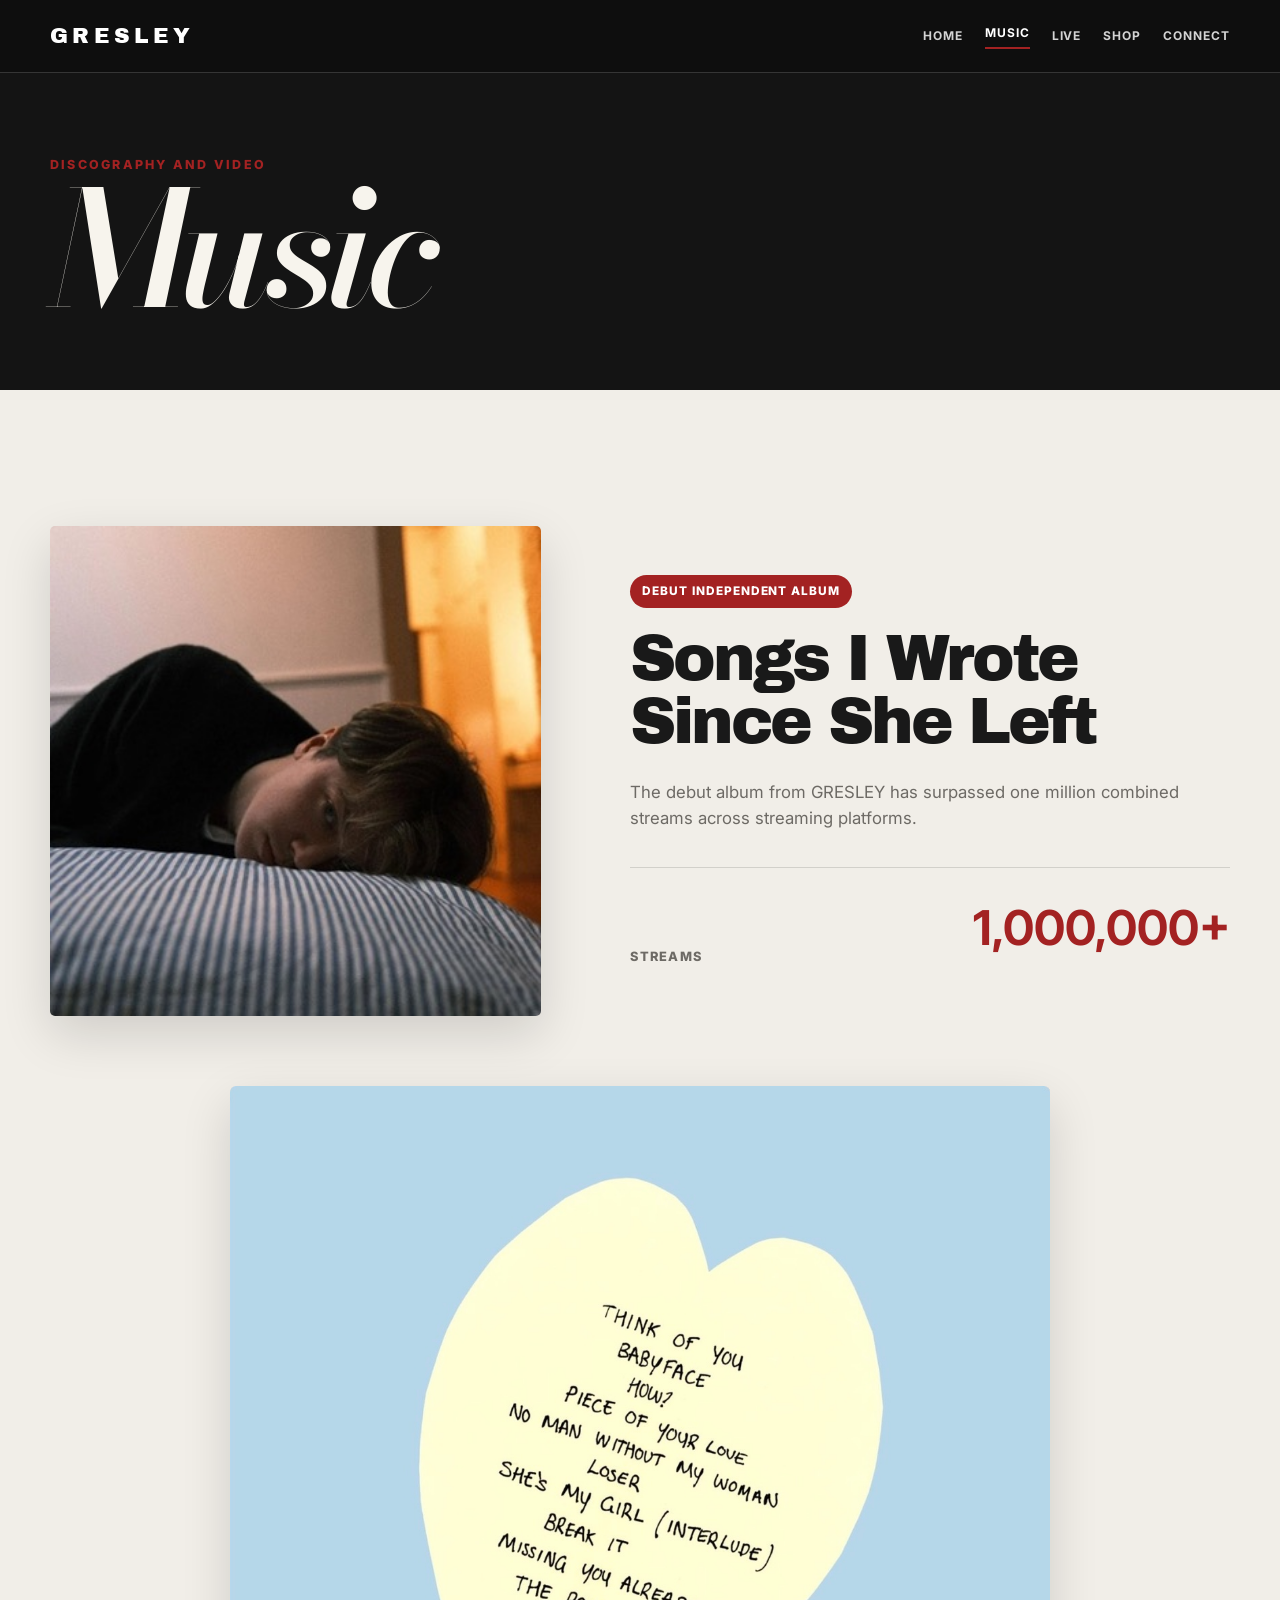
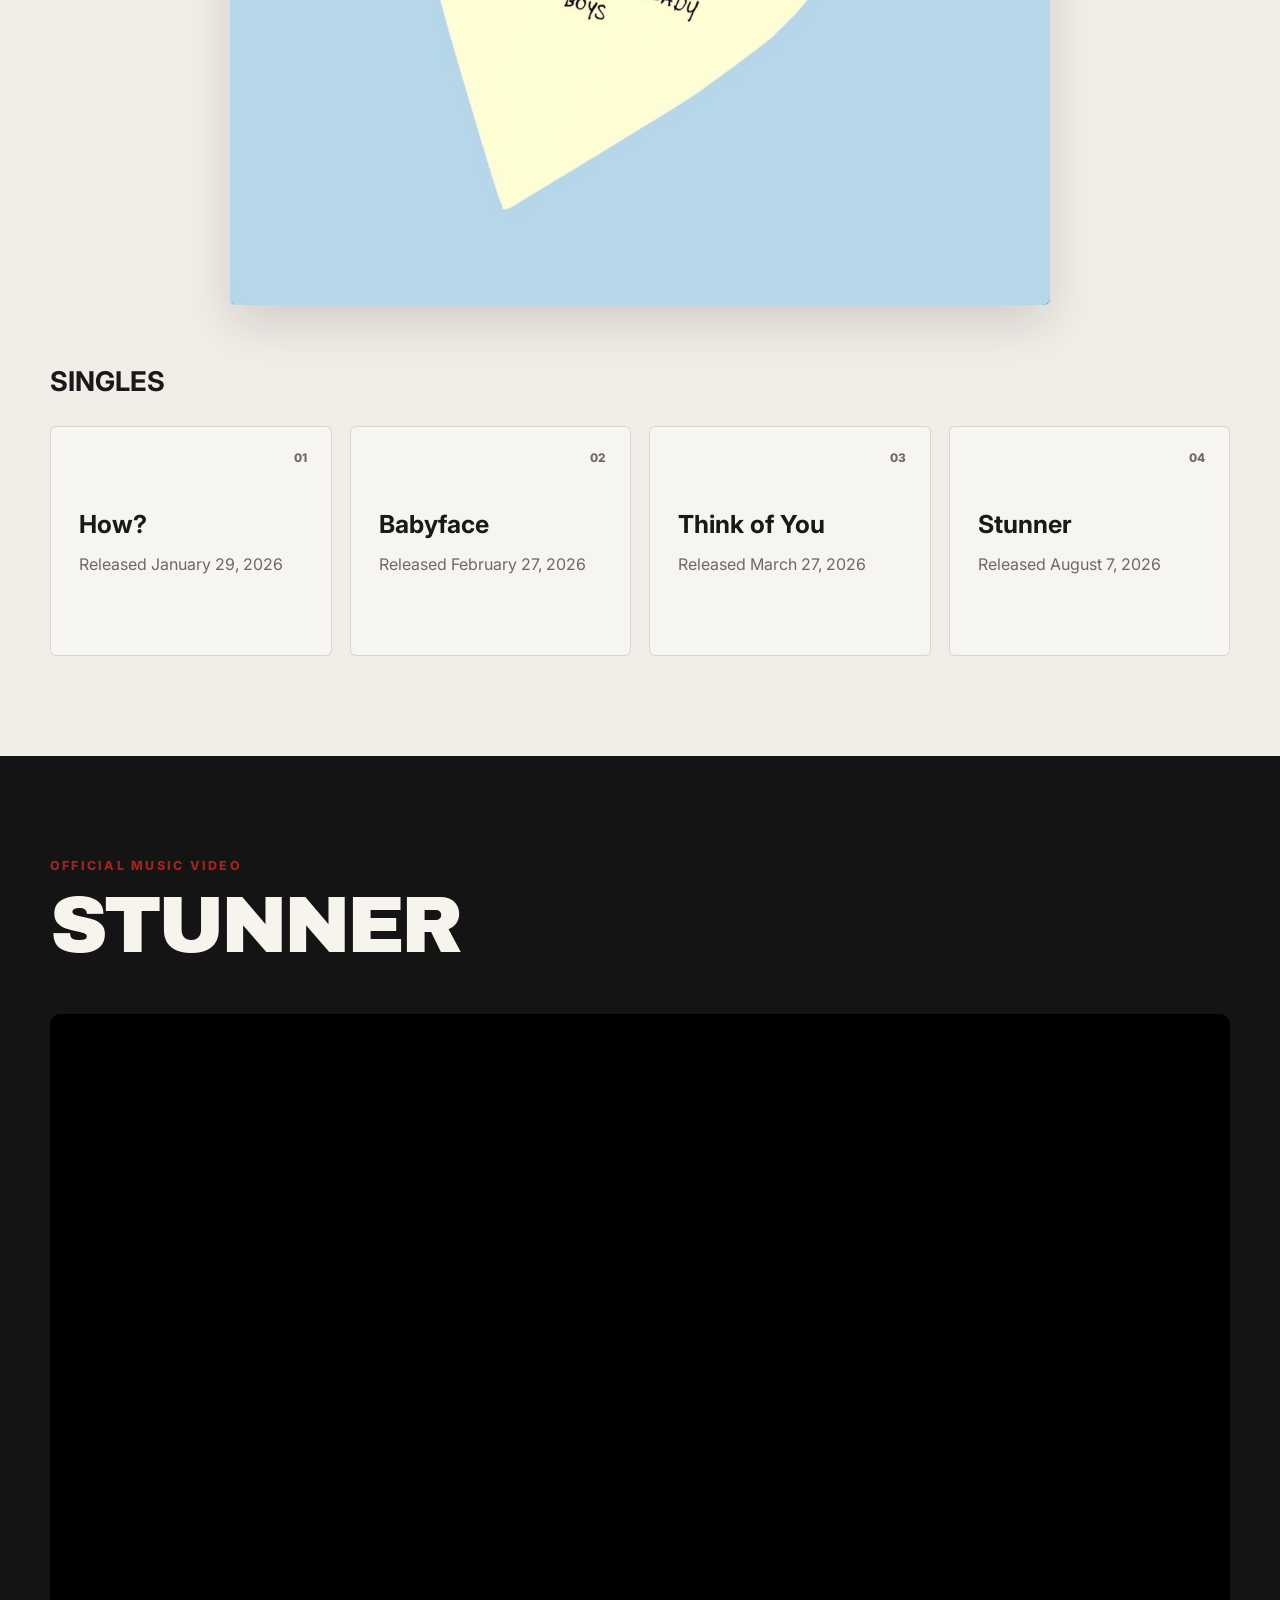
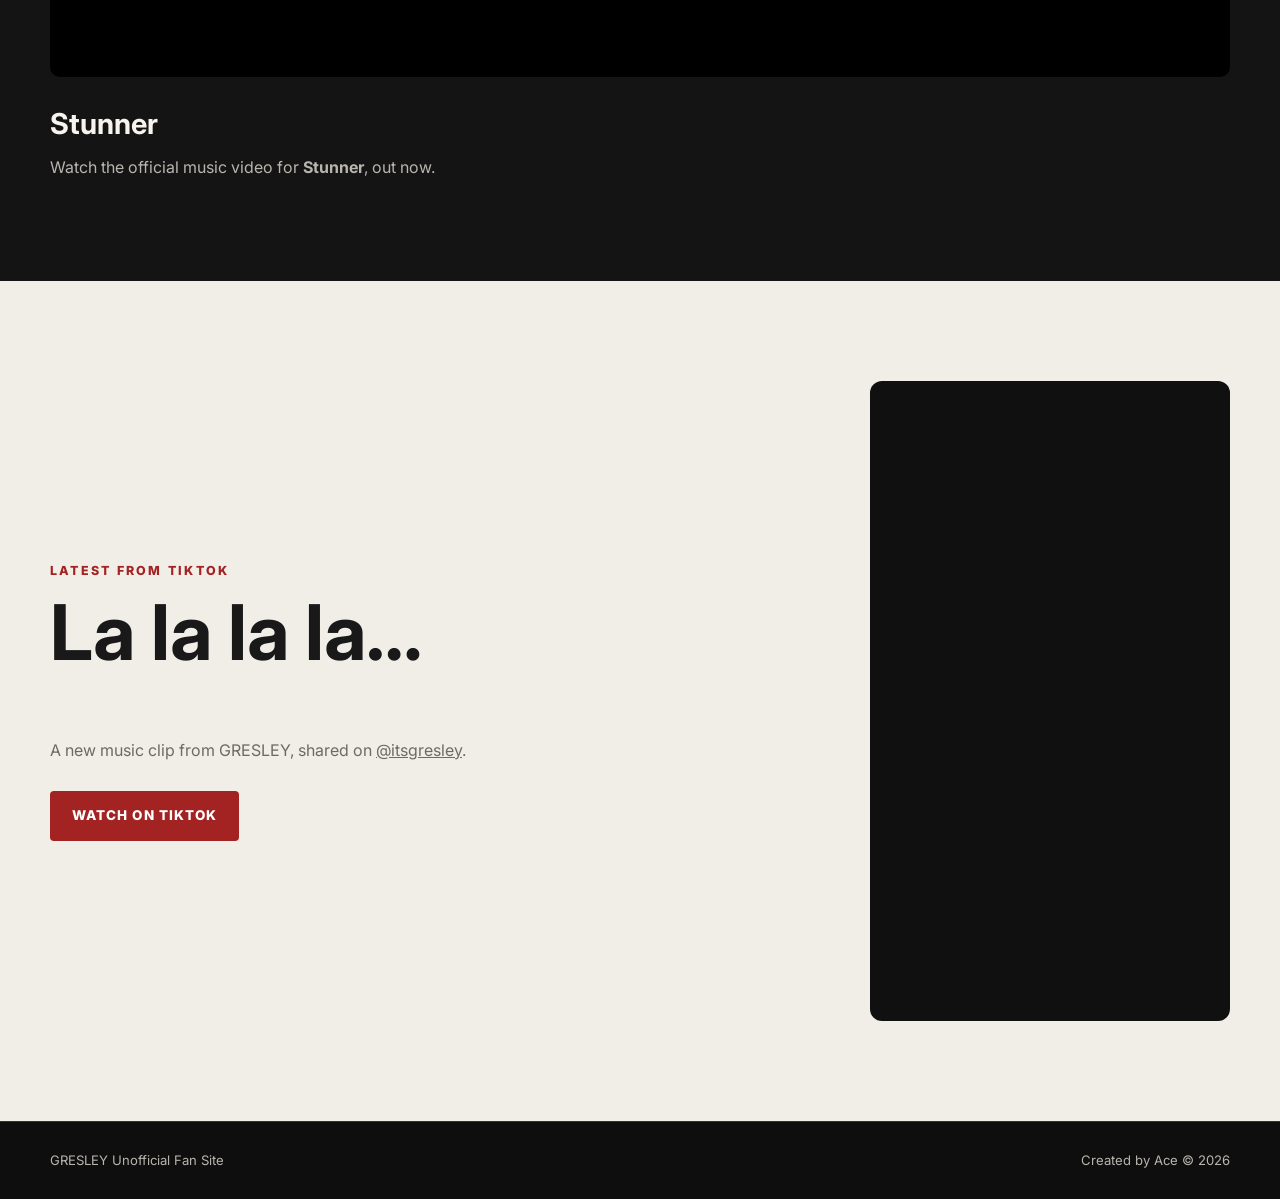
<file: music.html>
<!DOCTYPE html>
<html lang="en">
<head>
  <meta charset="UTF-8">
  <meta name="viewport" content="width=device-width, initial-scale=1.0">
  <meta name="description" content="GRESLEY music, discography and official video.">
  <title>Music | GRESLEY Unofficial Fan Site</title>
  <link rel="icon" type="image/svg+xml" href="images/favicon.svg?v=3">
  <link rel="preconnect" href="https://fonts.googleapis.com">
  <link rel="preconnect" href="https://fonts.gstatic.com" crossorigin>
  <link href="https://fonts.googleapis.com/css2?family=Archivo+Black&family=Bodoni+Moda:ital,opsz,wght@1,6..96,600&family=Inter:wght@400;500;600;700;800&display=swap" rel="stylesheet">
  <link rel="stylesheet" href="css/style.css">
</head>
<body class="inner-page" data-sections="music video tiktok">
  <header class="site-header">
    <div class="header-inner">
      <a href="index.html" class="site-logo" aria-label="GRESLEY home">GRESLEY</a>
      <button class="menu-button" id="menuButton" type="button" aria-label="Open navigation menu" aria-expanded="false" aria-controls="mainNavigation"><span></span><span></span><span></span></button>
      <nav class="main-navigation" id="mainNavigation" aria-label="Main navigation">
        <a href="index.html">Home</a><a href="music.html" aria-current="page">Music</a><a href="live.html">Live</a><a href="merch.html">Shop</a><a href="connect.html">Connect</a>
      </nav>
    </div>
  </header>
  <div class="page-banner"><div class="container"><p class="eyebrow">Discography and video</p><h1>Music</h1></div></div>
  <main id="pageContent" aria-busy="true"></main>
  <footer class="site-footer"><div class="container footer-inner"><p>GRESLEY Unofficial Fan Site</p><p>Created by Ace <span id="currentYear"></span></p></div></footer>
  <button class="back-to-top" id="backToTop" type="button" aria-label="Back to top">↑</button>
  <script src="js/page-loader.js"></script>
</body>
</html>
</file>
<file: css/style.css>
:root {
  --background: #f1eee8;
  --background-dark: #141414;
  --surface: #ffffff;
  --surface-dark: #202020;
  --text: #191919;
  --text-light: #f7f4ed;
  --muted: #6d6a65;
  --muted-light: #b9b5ae;
  --accent: #a32222;
  --accent-dark: #7f1717;
  --border: rgba(25, 25, 25, 0.14);
  --border-light: rgba(255, 255, 255, 0.16);
  --shadow: 0 18px 50px rgba(0, 0, 0, 0.14);
  --maximum-width: 1180px;
  --radius: 10px;
}

* {
  box-sizing: border-box;
}

html {
  scroll-behavior: smooth;
  scroll-padding-top: 86px;
}

body {
  margin: 0;
  background: var(--background);
  color: var(--text);
  font-family: "Inter", Arial, Helvetica, sans-serif;
  line-height: 1.6;
}

body.menu-open {
  overflow: hidden;
}

img {
  display: block;
  width: 100%;
}

a {
  color: inherit;
}

button,
a {
  -webkit-tap-highlight-color: transparent;
}

button {
  font: inherit;
}

[hidden] {
  display: none !important;
}

.container {
  width: min(calc(100% - 40px), var(--maximum-width));
  margin: 0 auto;
}

.section {
  padding: 100px 0;
}

.section-dark {
  background: var(--background-dark);
  color: var(--text-light);
}

.section-heading {
  max-width: 760px;
  margin-bottom: 50px;
}

.section-heading h2,
.about-content h2 {
  margin: 0;
  font-size: clamp(2.5rem, 7vw, 5rem);
  line-height: 0.95;
  letter-spacing: -0.05em;
  text-transform: uppercase;
  font-family: "Archivo Black", "Arial Black", sans-serif;
  font-weight: 400;
}

.section-introduction {
  margin: 18px 0 0;
  color: var(--muted);
  font-size: 1.05rem;
}

.section-dark .section-introduction {
  color: var(--muted-light);
}

.section-subheading {
  margin: 55px 0 22px;
}

.section-subheading h3 {
  margin: 0;
  font-size: 1.7rem;
  text-transform: uppercase;
}

.eyebrow {
  margin: 0 0 12px;
  color: var(--accent);
  font-size: 0.78rem;
  font-weight: 800;
  letter-spacing: 0.18em;
  text-transform: uppercase;
}

.tag {
  display: inline-flex;
  margin-bottom: 20px;
  padding: 7px 12px;
  border-radius: 999px;
  background: var(--accent);
  color: #ffffff;
  font-size: 0.74rem;
  font-weight: 800;
  letter-spacing: 0.08em;
  text-transform: uppercase;
}

.button {
  display: inline-flex;
  min-height: 48px;
  padding: 13px 21px;
  border: 1px solid transparent;
  border-radius: 4px;
  align-items: center;
  justify-content: center;
  font-size: 0.84rem;
  font-weight: 800;
  letter-spacing: 0.08em;
  text-decoration: none;
  text-transform: uppercase;
  transition:
    background-color 180ms ease,
    color 180ms ease,
    border-color 180ms ease,
    transform 180ms ease;
}

.button:hover {
  transform: translateY(-2px);
}

.button-primary {
  background: var(--accent);
  color: #ffffff;
}

.button-primary:hover {
  background: var(--accent-dark);
}

.button-secondary {
  border-color: rgba(255, 255, 255, 0.6);
  color: #ffffff;
}

.button-secondary:hover {
  background: #ffffff;
  color: #151515;
}

.site-header {
  position: fixed;
  z-index: 1000;
  top: 0;
  right: 0;
  left: 0;
  border-bottom: 1px solid var(--border-light);
  background: rgba(15, 15, 15, 0.92);
  color: #ffffff;
  backdrop-filter: blur(14px);
}

.header-inner {
  display: flex;
  width: min(calc(100% - 40px), var(--maximum-width));
  min-height: 72px;
  margin: 0 auto;
  align-items: center;
  justify-content: space-between;
  gap: 30px;
}

.site-logo {
  font-family: "Archivo Black", "Arial Black", sans-serif;
  font-size: 1.35rem;
  font-weight: 400;
  letter-spacing: 0.2em;
  text-decoration: none;
}

.main-navigation {
  display: flex;
  align-items: center;
  gap: 22px;
}

.main-navigation a {
  color: rgba(255, 255, 255, 0.82);
  font-size: 0.75rem;
  font-weight: 700;
  letter-spacing: 0.08em;
  text-decoration: none;
  text-transform: uppercase;
  transition: color 160ms ease;
}

.main-navigation a:hover {
  color: #ffffff;
}

.main-navigation a[aria-current="page"] {
  color: #ffffff;
}

.main-navigation a[aria-current="page"]::after {
  display: block;
  width: 100%;
  height: 2px;
  margin-top: 5px;
  background: var(--accent);
  content: "";
}

.menu-button {
  display: none;
  width: 44px;
  height: 44px;
  padding: 9px;
  border: 0;
  background: transparent;
  cursor: pointer;
}

.menu-button span {
  display: block;
  width: 100%;
  height: 2px;
  margin: 6px 0;
  background: #ffffff;
  transition:
    transform 180ms ease,
    opacity 180ms ease;
}

.scroll-hero {
  --hero-progress: 0;
  position: relative;
  height: 100svh;
  min-height: 620px;
  overflow: hidden;
  background: #111111;
  color: #ffffff;
}

.scroll-hero-background,
.scroll-hero-shade {
  position: absolute;
  inset: 0;
}

.scroll-hero-background {
  background-image: url("../images/gresley-main-promo-wide.jpg");
  background-position: center;
  background-repeat: no-repeat;
  background-size: cover;
  opacity: calc(1 - (var(--hero-progress) * 0.88));
  transform: scale(calc(1 + (var(--hero-progress) * 0.04)));
}


.scroll-hero-shade {
  background:
    linear-gradient(180deg, rgba(10, 10, 10, 0.28), rgba(10, 10, 10, 0.68)),
    radial-gradient(circle at center, transparent 15%, rgba(0, 0, 0, 0.42) 100%);
  opacity: calc(1 - (var(--hero-progress) * 0.35));
}

.scroll-hero-stage {
  position: relative;
  z-index: 2;
  width: 100%;
  height: 100%;
}

.scroll-hero-media {
  position: absolute;
  top: 50%;
  left: 50%;
  width: calc(300px + (min(96vw, 1500px) - 300px) * var(--hero-progress));
  height: calc(400px + (min(86vh, 800px) - 400px) * var(--hero-progress));
  overflow: hidden;
  border-radius: calc(18px - (var(--hero-progress) * 10px));
  background: #000000;
  box-shadow: 0 24px 80px rgba(0, 0, 0, 0.5);
  transform: translate(-50%, -50%);
}

.scroll-hero-media iframe {
  width: 100%;
  height: 100%;
  border: 0;
  pointer-events: none;
}

.scroll-hero-media-shade {
  position: absolute;
  inset: 0;
  pointer-events: none;
  background: rgba(0, 0, 0, calc(0.42 - (var(--hero-progress) * 0.3)));
}

.sound-toggle {
  position: absolute;
  z-index: 8;
  right: 5vw;
  top: 98px;
  display: inline-flex;
  min-height: 42px;
  padding: 10px 15px;
  border: 1px solid rgba(255, 255, 255, 0.58);
  border-radius: 999px;
  align-items: center;
  gap: 8px;
  background: rgba(10, 10, 10, 0.55);
  color: #ffffff;
  font-size: 0.72rem;
  font-weight: 800;
  letter-spacing: 0.1em;
  text-transform: uppercase;
  cursor: pointer;
  backdrop-filter: blur(12px);
  transition: background 180ms ease, transform 180ms ease;
}

.sound-toggle:hover {
  background: rgba(163, 34, 34, 0.9);
  transform: translateY(-2px);
}

.sound-toggle-icon {
  font-size: 1rem;
  line-height: 1;
}

.sound-toggle[aria-pressed="true"] {
  background: var(--accent);
}

.skip-intro {
  position: absolute;
  z-index: 8;
  top: 151px;
  right: 5vw;
  padding: 8px 4px;
  border: 0;
  border-bottom: 1px solid rgba(255, 255, 255, 0.55);
  background: transparent;
  color: rgba(255, 255, 255, 0.76);
  font-size: 0.68rem;
  font-weight: 800;
  letter-spacing: 0.12em;
  text-transform: uppercase;
  cursor: pointer;
}

.skip-intro:hover,
.skip-intro:focus-visible {
  border-color: #ffffff;
  color: #ffffff;
}

.scroll-hero-title {
  position: absolute;
  z-index: 3;
  top: 50%;
  left: 50%;
  display: flex;
  width: min(92vw, 1180px);
  justify-content: center;
  font-size: clamp(4.8rem, 14vw, 10.5rem);
  font-family: "Bodoni Moda", Didot, "Times New Roman", serif;
  font-style: italic;
  font-weight: 600;
  line-height: 0.82;
  letter-spacing: -0.045em;
  pointer-events: none;
  transform: translate(-50%, -50%);
}

.scroll-hero-title span {
  display: block;
  transition: opacity 100ms linear;
}

.scroll-hero-title-left {
  padding-right: 0.035em;
  transform: translateX(calc(var(--hero-progress) * -65vw));
}

.scroll-hero-title-right {
  padding-left: 0.035em;
  transform: translateX(calc(var(--hero-progress) * 65vw));
}

.scroll-hero-kicker,
.scroll-hero-meta {
  position: absolute;
  z-index: 4;
  margin: 0;
  font-size: 0.72rem;
  font-weight: 800;
  letter-spacing: 0.18em;
  text-transform: uppercase;
}

.scroll-hero-kicker {
  top: 104px;
  left: 50%;
  transform: translateX(-50%);
}

.scroll-hero-meta {
  right: 5vw;
  bottom: 42px;
  left: 5vw;
  display: flex;
  justify-content: space-between;
  color: rgba(255, 255, 255, 0.76);
}

.scroll-hero-meta span:first-child {
  transform: translateX(calc(var(--hero-progress) * -40vw));
}

.scroll-hero-meta span:last-child {
  transform: translateX(calc(var(--hero-progress) * 40vw));
}

.scroll-hero-cue {
  position: absolute;
  z-index: 4;
  bottom: 32px;
  left: 50%;
  width: 24px;
  height: 38px;
  border: 1px solid rgba(255, 255, 255, 0.55);
  border-radius: 20px;
  opacity: calc(1 - var(--hero-progress));
  transform: translateX(-50%);
}

.scroll-hero-cue span {
  position: absolute;
  top: 8px;
  left: 10px;
  width: 3px;
  height: 7px;
  border-radius: 99px;
  background: #ffffff;
  animation: hero-scroll-cue 1.6s ease-in-out infinite;
}

@keyframes hero-scroll-cue {
  0%, 100% { opacity: 0.35; transform: translateY(0); }
  50% { opacity: 1; transform: translateY(10px); }
}

@media (max-width: 700px) {
  .scroll-hero {
    min-height: 560px;
  }

  .scroll-hero-media {
    width: calc(250px + (94vw - 250px) * var(--hero-progress));
    height: calc(360px + (68vh - 360px) * var(--hero-progress));
  }

  .scroll-hero-background {
    background-position: 24% center;
    transform: scale(calc(1 + (var(--hero-progress) * 0.03)));
  }

  .scroll-hero-title {
    font-size: clamp(3.5rem, 20vw, 6.5rem);
  }

  .scroll-hero-meta {
    bottom: 24px;
  }

  .sound-toggle {
    top: 88px;
    right: 18px;
  }

  .skip-intro {
    top: 140px;
    right: 18px;
  }

  .scroll-hero-cue {
    display: none;
  }
}

@media (prefers-reduced-motion: reduce) {
  .scroll-hero-cue span {
    animation: none;
  }
}

.announcement-banner {
  background: var(--accent);
  color: #ffffff;
}

.home-page #music,
.home-page #shows,
.home-page #stats,
.home-page #merch,
.home-page #video,
.home-page #links {
  display: none;
}

.home-directory {
  background: #e9e5de;
}

.directory-grid {
  display: grid;
  gap: 16px;
  grid-template-columns: repeat(4, minmax(0, 1fr));
}

.directory-card {
  display: flex;
  min-height: 245px;
  padding: 26px;
  border: 1px solid var(--border);
  border-radius: var(--radius);
  background: var(--surface);
  color: inherit;
  flex-direction: column;
  text-decoration: none;
  transition: background-color 180ms ease, color 180ms ease, transform 180ms ease;
}

.directory-card > span {
  color: var(--accent);
  font-size: 0.72rem;
  font-weight: 800;
  letter-spacing: 0.14em;
}

.directory-card strong {
  margin-top: auto;
  font-family: "Archivo Black", "Arial Black", sans-serif;
  font-size: clamp(1.6rem, 3vw, 2.5rem);
  font-weight: 400;
  text-transform: uppercase;
}

.directory-card p {
  margin: 12px 0 0;
  color: var(--muted);
  font-size: 0.9rem;
}

.directory-card:hover {
  background: var(--accent);
  color: #ffffff;
  transform: translateY(-4px);
}

.directory-card:hover > span,
.directory-card:hover p {
  color: rgba(255, 255, 255, 0.78);
}

.page-banner {
  padding: 155px 0 78px;
  background: var(--background-dark);
  color: var(--text-light);
}

.page-banner h1 {
  margin: 0;
  font-family: "Bodoni Moda", Didot, "Times New Roman", serif;
  font-size: clamp(4.8rem, 14vw, 10rem);
  font-style: italic;
  font-weight: 600;
  line-height: 0.78;
  letter-spacing: -0.05em;
}

.inner-page #pageContent[aria-busy="true"] {
  min-height: 48vh;
  background: linear-gradient(100deg, #e7e3dc 30%, #f4f1eb 50%, #e7e3dc 70%);
  background-size: 200% 100%;
  animation: page-loading 1.4s linear infinite;
}

.inner-page #pageContent > .section:first-child > .container > .section-heading .eyebrow,
.inner-page #pageContent > .section:first-child > .container > .section-heading h2 {
  display: none;
}

.inner-page #pageContent > .section:first-child > .container > .section-heading {
  margin-bottom: 36px;
}

@keyframes page-loading {
  to { background-position: -200% 0; }
}

.announcement-inner {
  display: flex;
  min-height: 66px;
  align-items: center;
  justify-content: center;
  gap: 20px;
  text-align: center;
}

.announcement-inner p {
  margin: 0;
}

.announcement-inner a {
  font-weight: 800;
}

.announcement-label {
  padding: 5px 9px;
  border: 1px solid rgba(255, 255, 255, 0.45);
  border-radius: 999px;
  font-size: 0.68rem;
  font-weight: 800;
  letter-spacing: 0.1em;
  text-transform: uppercase;
}

.featured-card {
  display: grid;
  overflow: hidden;
  border-radius: var(--radius);
  background: var(--surface);
  box-shadow: var(--shadow);
  grid-template-columns: minmax(0, 1fr) minmax(0, 1fr);
}

.featured-card-image {
  min-height: 520px;
}

.featured-card-image img {
  height: 100%;
  object-fit: cover;
}

.featured-card-content {
  display: flex;
  padding: clamp(35px, 6vw, 75px);
  align-items: flex-start;
  justify-content: center;
  flex-direction: column;
}

.featured-card-content h3 {
  margin: 0 0 22px;
  font-size: clamp(2rem, 4vw, 3.7rem);
  line-height: 1;
  letter-spacing: -0.04em;
  font-family: "Archivo Black", "Arial Black", sans-serif;
  font-weight: 400;
}

.featured-card-content p {
  margin: 0 0 18px;
  color: var(--muted);
}

.featured-card-content .button {
  margin-top: 14px;
}

.latest-grid {
  display: grid;
  grid-template-columns: repeat(2, minmax(0, 1fr));
  gap: 28px;
}

.latest-grid .featured-card {
  grid-template-columns: minmax(0, 1fr);
  grid-template-rows: auto 1fr;
}

.latest-grid .featured-card-image {
  display: block;
  min-height: 0;
  height: clamp(320px, 36vw, 500px);
  background: #101010;
}

.latest-grid .latest-poster img {
  object-fit: contain;
}

.latest-grid .featured-card-content {
  padding: clamp(24px, 3vw, 40px);
  justify-content: flex-start;
}

.latest-grid .featured-card-content h3 {
  font-size: clamp(1.8rem, 3vw, 2.6rem);
}

.show-actions {
  display: flex;
  flex-wrap: wrap;
  gap: 12px;
}

.upcoming-show {
  margin-bottom: 60px;
  align-items: center;
}

.upcoming-show .show-poster img {
  min-height: 0;
  height: auto;
  width: 100%;
}

@media (max-width: 760px) {
  .latest-grid {
    grid-template-columns: minmax(0, 1fr);
  }

  .latest-grid .featured-card-image {
    height: auto;
  }

  .latest-grid .featured-card-image img {
    height: auto;
  }
}

.tiktok-feature {
  display: grid;
  grid-template-columns: minmax(0, 1fr) minmax(0, 360px);
  align-items: center;
  gap: clamp(28px, 6vw, 80px);
}

.tiktok-copy h2 {
  margin-top: 0;
  font-size: clamp(2.5rem, 6vw, 5rem);
  line-height: 1.05;
}

.tiktok-copy p:not(.eyebrow) {
  margin-bottom: 28px;
  color: var(--muted);
  font-size: 1rem;
}

.tiktok-player {
  width: 100%;
  max-width: 360px;
  aspect-ratio: 9 / 16;
  justify-self: center;
  overflow: hidden;
  border-radius: 12px;
  background: #101010;
}

.tiktok-player iframe {
  display: block;
  width: 100%;
  height: 100%;
  border: 0;
}

@media (max-width: 760px) {
  .tiktok-feature {
    grid-template-columns: minmax(0, 1fr);
  }
}

.milestone-card {
  display: grid;
  margin-top: 28px;
  padding: clamp(30px, 5vw, 55px);
  border: 1px solid var(--border);
  border-radius: 8px;
  align-items: center;
  gap: 38px;
  grid-template-columns: auto 1fr;
}

.milestone-number {
  color: var(--accent);
  font-size: clamp(4rem, 10vw, 8rem);
  font-weight: 900;
  line-height: 0.85;
  letter-spacing: -0.08em;
}

.milestone-card h3 {
  margin: 0 0 8px;
  font-size: clamp(1.6rem, 3vw, 2.6rem);
}

.milestone-card p:last-child {
  margin: 0;
  color: var(--muted);
}

.about-grid {
  display: grid;
  align-items: center;
  gap: clamp(45px, 7vw, 90px);
  grid-template-columns: minmax(0, 0.9fr) minmax(0, 1.1fr);
}

.about-image-wrap {
  overflow: hidden;
  border-radius: 6px;
}

.about-image {
  min-height: 600px;
  object-fit: cover;
}

.about-content p:not(.eyebrow) {
  max-width: 660px;
  color: var(--muted-light);
  font-size: 1.06rem;
}

.album-feature {
  display: grid;
  align-items: center;
  gap: clamp(40px, 7vw, 90px);
  grid-template-columns: minmax(0, 0.9fr) minmax(0, 1.1fr);
}

.album-cover-wrap {
  overflow: hidden;
  border-radius: 5px;
  box-shadow: var(--shadow);
}

.album-information h3 {
  margin: 0 0 25px;
  font-size: clamp(2.3rem, 5vw, 4.4rem);
  line-height: 0.98;
  letter-spacing: -0.05em;
  font-family: "Archivo Black", "Arial Black", sans-serif;
  font-weight: 400;
}

.album-information p {
  max-width: 600px;
  color: var(--muted);
  font-size: 1.05rem;
}

.album-stat {
  display: flex;
  margin-top: 35px;
  padding-top: 22px;
  border-top: 1px solid var(--border);
  align-items: flex-end;
  justify-content: space-between;
  gap: 20px;
}

.album-stat span {
  color: var(--muted);
  font-size: 0.8rem;
  font-weight: 800;
  letter-spacing: 0.1em;
  text-transform: uppercase;
}

.album-stat strong {
  color: var(--accent);
  font-size: clamp(1.8rem, 4vw, 3rem);
}

.tracklist-art {
  max-width: 820px;
  margin: 70px auto 0;
  overflow: hidden;
  border-radius: 6px;
  box-shadow: var(--shadow);
}

.music-grid {
  display: grid;
  gap: 18px;
  grid-template-columns: repeat(4, minmax(0, 1fr));
}

.music-card {
  position: relative;
  min-height: 230px;
  padding: 28px;
  border: 1px solid var(--border);
  border-radius: 6px;
  background: rgba(255, 255, 255, 0.42);
}

.music-card h4 {
  margin: 50px 0 8px;
  font-size: 1.55rem;
}

.music-card p {
  margin: 0;
  color: var(--muted);
}

.music-card a {
  display: inline-block;
  margin-top: 25px;
  color: var(--accent);
  font-weight: 800;
}

.music-number {
  position: absolute;
  top: 22px;
  right: 24px;
  color: var(--muted);
  font-size: 0.74rem;
  font-weight: 800;
}

.highlighted-card {
  border-color: var(--accent);
  background: var(--accent);
  color: #ffffff;
}

.highlighted-card p,
.highlighted-card .music-number {
  color: rgba(255, 255, 255, 0.76);
}

.highlighted-card a {
  color: #ffffff;
}

.show-summary-grid {
  display: grid;
  margin-bottom: 38px;
  gap: 18px;
  grid-template-columns: repeat(3, minmax(0, 1fr));
}

.stat-card {
  padding: 32px;
  border: 1px solid var(--border-light);
  border-radius: 6px;
  background: var(--surface-dark);
  color: var(--text-light);
}

.stat-number {
  display: block;
  color: var(--accent);
  font-size: clamp(3.6rem, 7vw, 6.5rem);
  font-weight: 900;
  line-height: 0.9;
  letter-spacing: -0.07em;
}

.stat-label {
  display: block;
  margin-top: 17px;
  color: var(--muted-light);
  font-size: 0.8rem;
  font-weight: 800;
  letter-spacing: 0.1em;
  text-transform: uppercase;
}

.stat-card-button {
  width: 100%;
  text-align: left;
  cursor: pointer;
  appearance: none;
  transition:
    border-color 180ms ease,
    transform 180ms ease,
    background-color 180ms ease;
}

.stat-card-button:hover {
  border-color: var(--accent);
  background: #252525;
  transform: translateY(-3px);
}

.stat-card-button .stat-label::after {
  content: " ↓";
  color: var(--accent);
}

.stat-card-button[aria-expanded="true"] .stat-label::after {
  content: " ↑";
}

.show-archive {
  margin-bottom: 55px;
  padding: 28px;
  border: 1px solid var(--border-light);
  border-radius: 7px;
  background: var(--surface-dark);
}

.archive-heading {
  margin-bottom: 22px;
}

.archive-heading h3 {
  margin: 0;
  font-size: clamp(1.7rem, 4vw, 2.6rem);
}

.show-entry,
.song-statistics {
  margin-bottom: 10px;
  border: 1px solid var(--border-light);
  border-radius: 5px;
  overflow: hidden;
  background: #181818;
}

.show-entry summary,
.song-statistics summary {
  position: relative;
  padding: 16px 52px 16px 18px;
  cursor: pointer;
  font-weight: 800;
  list-style: none;
}

.show-entry summary::-webkit-details-marker,
.song-statistics summary::-webkit-details-marker {
  display: none;
}

.show-entry summary {
  display: flex;
  align-items: center;
  justify-content: space-between;
  gap: 24px;
}

.show-entry summary::after,
.song-statistics summary::after {
  position: absolute;
  top: 50%;
  right: 18px;
  content: "+";
  color: var(--accent);
  font-size: 1.4rem;
  transform: translateY(-50%);
}

.show-entry[open] summary::after,
.song-statistics[open] summary::after {
  content: "−";
}

.show-summary-main {
  display: block;
}

.show-entry-date {
  display: block;
  margin-bottom: 2px;
  color: var(--muted-light);
  font-size: 0.72rem;
  letter-spacing: 0.08em;
  text-transform: uppercase;
}

.show-summary-main strong {
  display: block;
  color: var(--text-light);
  font-size: 1.05rem;
}

.show-summary-location {
  padding-right: 16px;
  color: var(--muted-light);
  font-size: 0.82rem;
  text-align: right;
}

.show-entry-content {
  padding: 18px;
  border-top: 1px solid var(--border-light);
}

.archive-poster {
  display: block;
  max-width: 460px;
  margin: 24px auto 0;
}

.archive-poster img {
  width: 100%;
  height: auto;
  border-radius: 6px;
}

.show-entry-content p {
  margin-top: 0;
  color: var(--muted-light);
}

.show-entry-content ol {
  margin: 0;
  padding-left: 22px;
  columns: 2;
  column-gap: 45px;
}

.show-entry-content li {
  margin-bottom: 6px;
  break-inside: avoid;
}

.song-statistics {
  margin-top: 24px;
  margin-bottom: 0;
}

.song-statistics summary {
  color: var(--text-light);
}

.song-stat-grid {
  display: grid;
  padding: 18px;
  border-top: 1px solid var(--border-light);
  gap: 10px;
  grid-template-columns: repeat(3, minmax(0, 1fr));
}

.song-stat-grid span {
  padding: 10px 12px;
  border-radius: 4px;
  background: #202020;
  color: var(--muted-light);
  font-size: 0.85rem;
}

.song-stat-grid strong {
  margin-right: 7px;
  color: var(--accent);
  font-size: 1rem;
}

.show-feature {
  display: grid;
  overflow: hidden;
  border-radius: var(--radius);
  background: var(--surface-dark);
  grid-template-columns: minmax(0, 0.9fr) minmax(0, 1.1fr);
}

.show-poster img {
  height: 100%;
  min-height: 540px;
  object-fit: cover;
}

.show-information {
  display: flex;
  padding: clamp(35px, 6vw, 70px);
  justify-content: center;
  flex-direction: column;
}

.show-information h3 {
  margin: 0;
  font-size: clamp(2.5rem, 6vw, 5rem);
  line-height: 0.92;
  letter-spacing: -0.06em;
  font-family: "Archivo Black", "Arial Black", sans-serif;
  font-weight: 400;
}

.show-date {
  margin: 20px 0;
  color: var(--accent);
  font-weight: 800;
  letter-spacing: 0.06em;
  text-transform: uppercase;
}

.show-information p:last-child {
  color: var(--muted-light);
}

.tour-poster {
  max-width: 740px;
  margin: 65px auto 0;
  overflow: hidden;
  border-radius: 6px;
}

.compact-stats {
  padding: 34px 0;
  border-top: 1px solid var(--border);
  border-bottom: 1px solid var(--border);
  background: #e9e5de;
}

.compact-stats-inner {
  display: grid;
  align-items: center;
  gap: 28px;
  grid-template-columns:
    minmax(0, 1fr)
    minmax(0, 1fr)
    auto;
}

.compact-stat {
  display: flex;
  align-items: center;
  gap: 16px;
}

.compact-stat strong {
  color: var(--accent);
  font-size: 2.8rem;
  line-height: 1;
  letter-spacing: -0.06em;
}

.compact-stat span {
  max-width: 220px;
  color: var(--muted);
  font-size: 0.82rem;
  font-weight: 700;
  line-height: 1.35;
}

.compact-stats-link {
  color: var(--accent);
  font-size: 0.78rem;
  font-weight: 800;
  letter-spacing: 0.06em;
  text-decoration: none;
  text-transform: uppercase;
}

.compact-stats-link:hover {
  text-decoration: underline;
}

.merch-grid {
  display: grid;
  gap: 22px;
  grid-template-columns: repeat(3, minmax(0, 1fr));
}

.merch-card {
  overflow: hidden;
  border: 1px solid var(--border);
  border-radius: var(--radius);
  background: var(--surface);
  color: inherit;
  text-decoration: none;
  transition: box-shadow 220ms ease, transform 220ms ease;
}

.merch-card:hover {
  box-shadow: var(--shadow);
  transform: translateY(-4px);
}

.merch-image-wrap {
  position: relative;
  overflow: hidden;
  aspect-ratio: 1 / 1;
  background: #e6e2dc;
}

.merch-image-wrap img {
  height: 100%;
  object-fit: cover;
  transition: transform 280ms ease;
}

.merch-card:hover img {
  transform: scale(1.035);
}

.merch-card-details {
  display: flex;
  padding: 21px 22px 23px;
  align-items: flex-start;
  justify-content: space-between;
  gap: 18px;
}

.merch-card h3 {
  margin: 0;
  font-size: 1.15rem;
  line-height: 1.2;
}

.merch-card-details p {
  margin: 7px 0 0;
  color: var(--muted);
  font-size: 0.78rem;
  font-weight: 700;
  letter-spacing: 0.04em;
  text-transform: uppercase;
}

.merch-card-details > strong {
  color: var(--accent);
  font-size: 1.05rem;
  white-space: nowrap;
}

.merch-badge {
  position: absolute;
  top: 14px;
  left: 14px;
  padding: 7px 10px;
  border-radius: 999px;
  background: var(--accent);
  color: #ffffff;
  font-size: 0.68rem;
  font-weight: 900;
  letter-spacing: 0.12em;
  text-transform: uppercase;
}

.merch-store-button {
  margin-top: 35px;
  text-align: center;
}

.video-wrapper {
  position: relative;
  overflow: hidden;
  width: 100%;
  aspect-ratio: 16 / 9;
  border-radius: var(--radius);
  background: #000000;
}

.video-wrapper iframe {
  width: 100%;
  height: 100%;
  border: 0;
}

.video-information {
  margin-top: 24px;
}

.video-information h3 {
  margin: 0 0 8px;
  font-size: 1.8rem;
}

.video-information p {
  margin: 0;
  color: var(--muted-light);
}

.links-grid {
  display: grid;
  gap: 12px;
  grid-template-columns: repeat(4, minmax(0, 1fr));
}

.official-links-grid {
  grid-template-columns: repeat(auto-fit, minmax(190px, 1fr));
}

.link-card {
  display: flex;
  min-height: 90px;
  padding: 16px 18px;
  border: 1px solid var(--border);
  border-radius: var(--radius);
  justify-content: center;
  flex-direction: column;
  text-decoration: none;
  transition:
    background-color 180ms ease,
    color 180ms ease,
    transform 180ms ease;
}

.link-card:hover {
  background: var(--accent);
  color: #ffffff;
  transform: translateY(-3px);
}

.link-card span {
  margin-bottom: 4px;
  color: var(--muted);
  font-size: 0.65rem;
  font-weight: 800;
  letter-spacing: 0.1em;
  text-transform: uppercase;
}

.link-card:hover span {
  color: rgba(255, 255, 255, 0.72);
}

.link-card strong {
  font-size: 1.08rem;
  line-height: 1.2;
}

.highlighted-link-card {
  border-color: var(--accent);
  background: var(--accent);
  color: #ffffff;
}

.highlighted-link-card span {
  color: rgba(255, 255, 255, 0.72);
}

.disclaimer {
  max-width: 760px;
  margin: 55px auto 0;
  color: var(--muted);
  font-size: 0.84rem;
  text-align: center;
}

.site-footer {
  padding: 28px 0;
  border-top: 1px solid var(--border-light);
  background: #0e0e0e;
  color: var(--muted-light);
}

.footer-inner {
  display: flex;
  align-items: center;
  justify-content: space-between;
  gap: 25px;
}

.footer-inner p {
  margin: 0;
  font-size: 0.82rem;
}

.back-to-top {
  position: fixed;
  z-index: 900;
  right: 22px;
  bottom: 22px;
  display: grid;
  width: 48px;
  height: 48px;
  border: 0;
  border-radius: 50%;
  background: var(--accent);
  color: #ffffff;
  font-size: 1.2rem;
  cursor: pointer;
  opacity: 0;
  pointer-events: none;
  place-items: center;
  transform: translateY(10px);
  transition:
    opacity 180ms ease,
    transform 180ms ease,
    background-color 180ms ease;
}

.back-to-top:hover {
  background: var(--accent-dark);
}

.back-to-top.visible {
  opacity: 1;
  pointer-events: auto;
  transform: translateY(0);
}

@media (max-width: 950px) {
  .menu-button {
    display: block;
  }

  .main-navigation {
    position: fixed;
    top: 72px;
    right: 0;
    bottom: 0;
    left: 0;
    display: flex;
    padding: 45px 30px;
    background: rgba(15, 15, 15, 0.98);
    align-items: center;
    justify-content: flex-start;
    flex-direction: column;
    gap: 25px;
    opacity: 0;
    pointer-events: none;
    transform: translateY(-12px);
    transition:
      opacity 180ms ease,
      transform 180ms ease;
  }

  .main-navigation.open {
    opacity: 1;
    pointer-events: auto;
    transform: translateY(0);
  }

  .main-navigation a {
    font-size: 1rem;
  }

  .menu-button.active span:nth-child(1) {
    transform: translateY(8px) rotate(45deg);
  }

  .menu-button.active span:nth-child(2) {
    opacity: 0;
  }

  .menu-button.active span:nth-child(3) {
    transform: translateY(-8px) rotate(-45deg);
  }

  .featured-card,
  .about-grid,
  .album-feature,
  .show-feature {
    grid-template-columns: 1fr;
  }

  .featured-card-image {
    min-height: auto;
  }

  .featured-card-image img {
    max-height: 700px;
    object-position: top;
  }

  .about-image {
    min-height: auto;
  }

  .music-grid,
  .links-grid {
    grid-template-columns: repeat(2, minmax(0, 1fr));
  }

  .directory-grid {
    grid-template-columns: repeat(2, minmax(0, 1fr));
  }

  .show-summary-grid {
    grid-template-columns: repeat(3, minmax(0, 1fr));
  }

  .song-stat-grid {
    grid-template-columns: repeat(2, minmax(0, 1fr));
  }

  .show-poster img {
    min-height: auto;
  }

  .compact-stats-inner {
    grid-template-columns: repeat(2, minmax(0, 1fr));
  }

  .compact-stats-link {
    grid-column: 1 / -1;
  }

  .merch-grid {
    grid-template-columns: repeat(2, minmax(0, 1fr));
  }
}

@media (max-width: 620px) {
  .music-grid,
  .merch-grid,
  .links-grid {
    grid-template-columns: 1fr;
  }

  .directory-grid {
    grid-template-columns: 1fr;
  }

  .directory-card {
    min-height: 190px;
  }

  .page-banner {
    padding: 130px 0 58px;
  }
}
</file>
